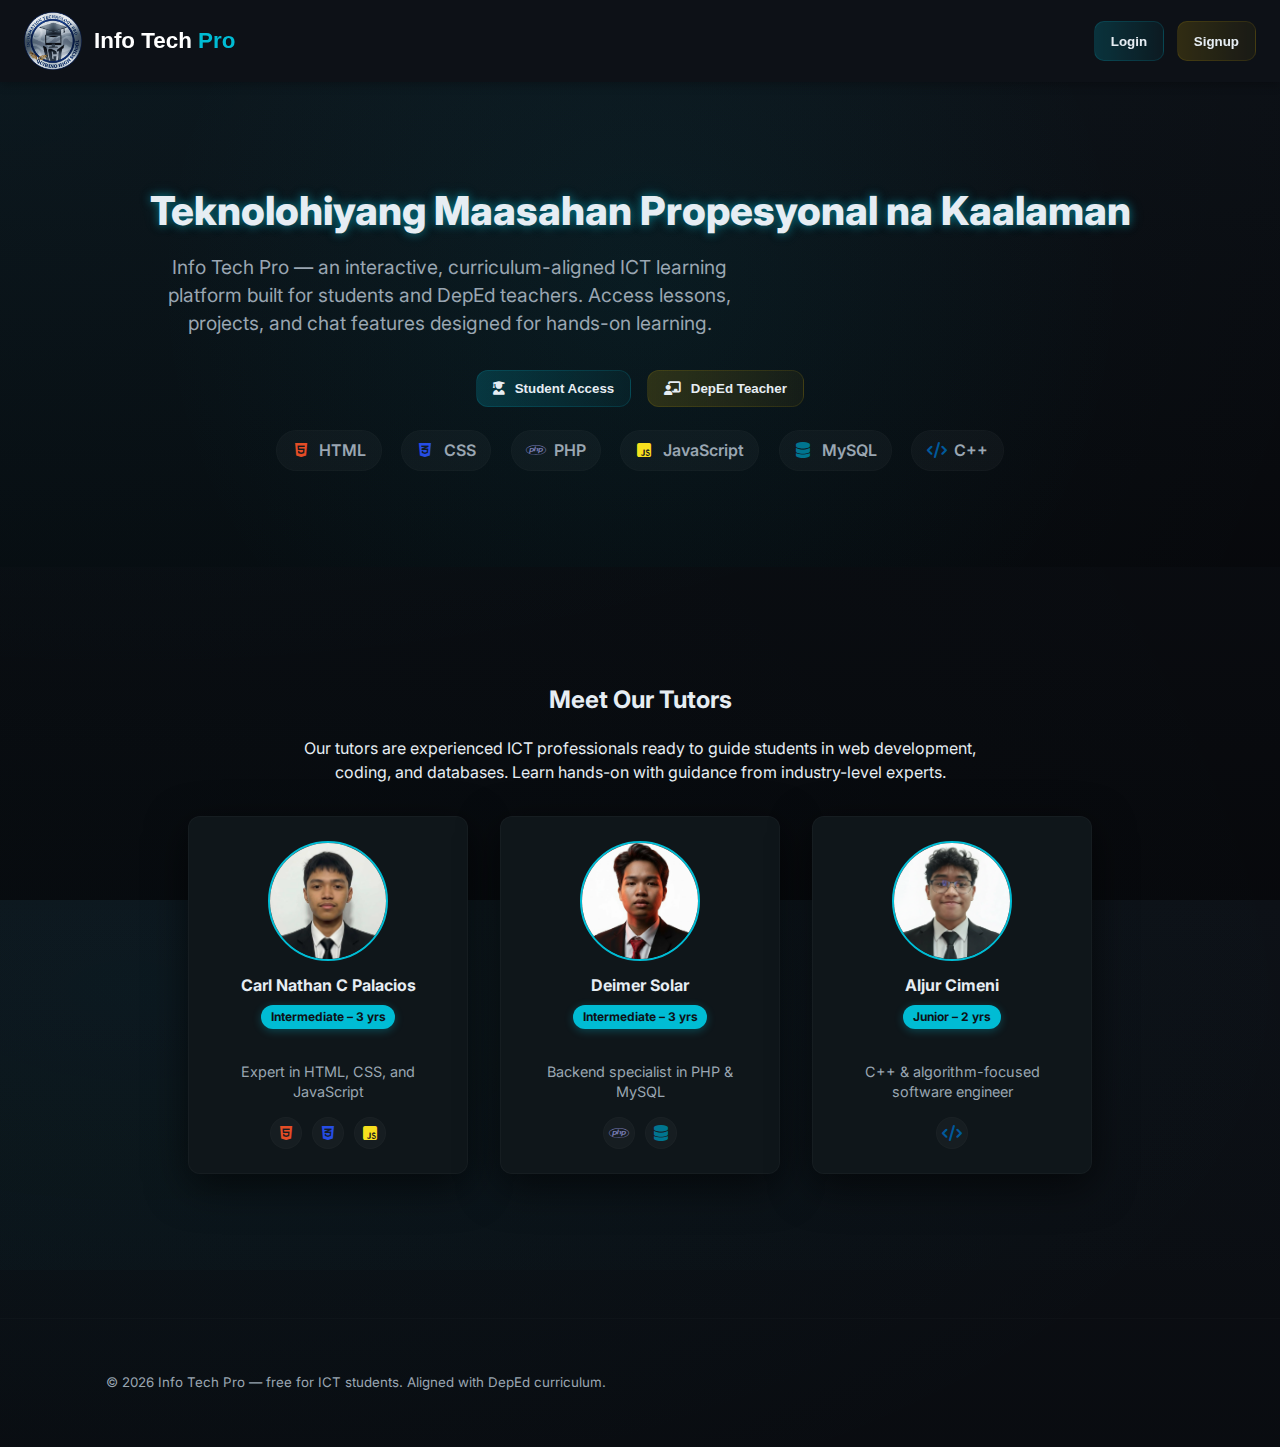
<file: index.html>
<!DOCTYPE html>
<html lang="en">
<head>
  <meta charset="utf-8" />
  <meta name="viewport" content="width=device-width,initial-scale=1" />
  <title>Info Tech Pro — ICT & IT Learning</title>

  <!-- Fonts & Icons -->
  <link href="https://fonts.googleapis.com/css2?family=Inter:wght@300;400;600;700;800&display=swap" rel="stylesheet">
  <link rel="stylesheet" href="https://cdnjs.cloudflare.com/ajax/libs/font-awesome/6.5.0/css/all.min.css" crossorigin="anonymous">

  <!-- Styles -->
  <link rel="stylesheet" href="style.css">

  <!-- Theme color -->
  <meta name="theme-color" content="#0d1117">
</head>
<body class="app">

  <!-- HEADER -->
  <nav class="nav-wrap">
    <div class="brand">
      <img class="school-logo" src="LOGO NO BG.png" alt="Logo">
      <a class="logo">Info Tech <span class="accent">Pro</span></a>
    </div>

    <div class="nav-buttons">
      <!-- Added onclick handlers for Login and Signup buttons -->
      <button class="btn primary" onclick="showLoginModal()">Login</button>
      <button class="btn secondary" onclick="showSignupModal()">Signup</button>
    </div>
  </nav>

  <!-- HERO -->
  <main>
    <section id="home" class="hero">
      <div class="hero-bg"></div>
      <div class="container hero-inner">
        <h1 class="title">Teknolohiyang Maasahan Propesyonal na Kaalaman</h1>
        <p class="subtitle">
          Info Tech Pro — an interactive, curriculum-aligned ICT learning platform built for students and DepEd teachers. Access lessons, projects, and chat features designed for hands-on learning.
        </p>

        <div class="hero-cta">
          <button class="btn primary" onclick="showLogin('student')">
            <i class="fa-solid fa-user-graduate"></i> Student Access
          </button>
          <button class="btn secondary" onclick="showLogin('teacher')">
            <i class="fa-solid fa-chalkboard-user"></i> DepEd Teacher
          </button>
        </div>

        <div class="hero-features">
          <div class="feat" title="HTML"><i class="fa-brands fa-html5"></i><span>HTML</span></div>
          <div class="feat" title="CSS"><i class="fa-brands fa-css3-alt"></i><span>CSS</span></div>
          <div class="feat" title="PHP"><i class="fa-brands fa-php"></i><span>PHP</span></div>
          <div class="feat" title="JavaScript"><i class="fa-brands fa-js-square"></i><span>JavaScript</span></div>
          <div class="feat" title="MySQL"><i class="fa-solid fa-database"></i><span>MySQL</span></div>
          <div class="feat" title="C++"><i class="fa-solid fa-code"></i><span>C++</span></div>
        </div>
      </div>
    </section>
  </main>

  <!-- LOGIN MODAL -->
  <div id="loginModal" class="modal" aria-hidden="true">
    <div class="modal-panel login-panel">
      <button class="modal-close" onclick="closeModal('loginModal')"><i class="fa-solid fa-xmark"></i></button>
      <div class="modal-head">
        <h3 id="loginTitle">Login</h3>
        <p class="muted">Use demo credentials for quick preview.</p>
      </div>
      <form id="loginForm" class="form" autocomplete="on" onsubmit="handleLogin(event)">
        <label for="email" class="muted">Email</label>
        <input id="email" type="email" name="email" placeholder="student@quirinohs.ph" required>

        <label for="password" class="muted">Password</label>
        <input id="password" type="password" name="password" placeholder="Password" required>

        <div class="form-row">
          <button type="submit" class="btn primary">
            <i class="fa-solid fa-right-to-bracket"></i> Login
          </button>
          <button type="button" class="btn ghost" onclick="fillDemo()">Use Demo</button>
        </div>

        <p id="loginError" class="error" aria-live="polite"></p>
      </form>

      <div class="modal-foot">
        <small class="muted">Student demo: <strong>student@quirinohs.ph</strong> / <strong>ICTPROG</strong></small><br>
        <small class="muted">Teacher demo: <strong>teacher@deped.gov.ph</strong> / <strong>AdministrationICT2025</strong></small>
      </div>
    </div>
  </div>

  <!-- Added Signup Modal -->
  <div id="signupModal" class="modal" aria-hidden="true">
    <div class="modal-panel login-panel">
      <button class="modal-close" onclick="closeModal('signupModal')"><i class="fa-solid fa-xmark"></i></button>
      <div class="modal-head">
        <h3>Create Account</h3>
        <p class="muted">Sign up to start your learning journey.</p>
      </div>
      <form id="signupForm" class="form" autocomplete="on" onsubmit="handleSignup(event)">
        <label for="signup-name" class="muted">Full Name</label>
        <input id="signup-name" type="text" name="name" placeholder="Juan Dela Cruz" required>

        <label for="signup-email" class="muted">Email</label>
        <input id="signup-email" type="email" name="email" placeholder="student@quirinohs.ph" required>

        <label for="signup-password" class="muted">Password</label>
        <input id="signup-password" type="password" name="password" placeholder="Create a password" required minlength="6">

        <label for="signup-confirm" class="muted">Confirm Password</label>
        <input id="signup-confirm" type="password" name="confirm" placeholder="Confirm password" required minlength="6">

        <label for="signup-role" class="muted">I am a</label>
        <select id="signup-role" name="role" required style="width: 100%; padding: 0.6rem 0.8rem; margin-top: 0.3rem; border-radius: var(--radius); border: 1px solid rgba(255,255,255,0.1); background: rgba(255,255,255,0.03); color: var(--text); font-size: 0.95rem;">
          <option value="student">Student</option>
          <option value="teacher">Teacher</option>
        </select>

        <div class="form-row">
          <button type="submit" class="btn primary">
            <i class="fa-solid fa-user-plus"></i> Sign Up
          </button>
        </div>

        <p id="signupError" class="error" aria-live="polite"></p>
      </form>

      <div class="modal-foot">
        <small class="muted">Already have an account? <a href="#" onclick="switchToLogin(event)" style="color: var(--cyan); text-decoration: underline;">Login here</a></small>
      </div>
    </div>
  </div>

  <!-- PROFESSIONAL TUTORS SECTION -->
  <section id="tutors" class="tutors">
    <div class="container" style="text-align:center;">
      <h2 class="title">Meet Our Tutors</h2>
      <p class="subtitle" style="max-width:700px; margin:0.5rem auto 2rem auto;">
        Our tutors are experienced ICT professionals ready to guide students in web development, coding, and databases. Learn hands-on with guidance from industry-level experts.
      </p>

      <div class="tutors-grid">
        <div class="tutor-card">
          <div class="tutor-img"><img src="1.jpg" alt="Carl Nathan C Palacios"></div>
          <h4>Carl Nathan C Palacios</h4>
          <span class="role-badge">Intermediate – 3 yrs</span>
          <p class="muted">Expert in HTML, CSS, and JavaScript</p>
          <div class="tutor-skills">
            <div class="skill" title="HTML"><i class="fa-brands fa-html5"></i></div>
            <div class="skill" title="CSS"><i class="fa-brands fa-css3-alt"></i></div>
            <div class="skill" title="JavaScript"><i class="fa-brands fa-js-square"></i></div>
          </div>
        </div>
        <div class="tutor-card">
          <div class="tutor-img"><img src="2.jpg" alt="Deimer Solar"></div>
          <h4>Deimer Solar</h4>
          <span class="role-badge">Intermediate – 3 yrs</span>
          <p class="muted">Backend specialist in PHP & MySQL</p>
          <div class="tutor-skills">
            <div class="skill" title="PHP"><i class="fa-brands fa-php"></i></div>
            <div class="skill" title="MySQL"><i class="fa-solid fa-database"></i></div>
          </div>
        </div>
        <div class="tutor-card">
          <div class="tutor-img"><img src="3.png" alt="Aljur Cimeni"></div>
          <h4>Aljur Cimeni</h4>
          <span class="role-badge">Junior – 2 yrs</span>
          <p class="muted">C++ & algorithm-focused software engineer</p>
          <div class="tutor-skills">
            <div class="skill" title="C++"><i class="fa-solid fa-code"></i></div>
          </div>
        </div>
      </div>
    </div>
  </section>

  <!-- FOOTER -->
  <footer class="site-footer">
    <div class="container footer-inner">
      <small>&copy; <span id="year"></span> Info Tech Pro — free for ICT students. Aligned with DepEd curriculum.</small>
    </div>
  </footer>

  <script src="script.js"></script>
</body>
</html>
</file>
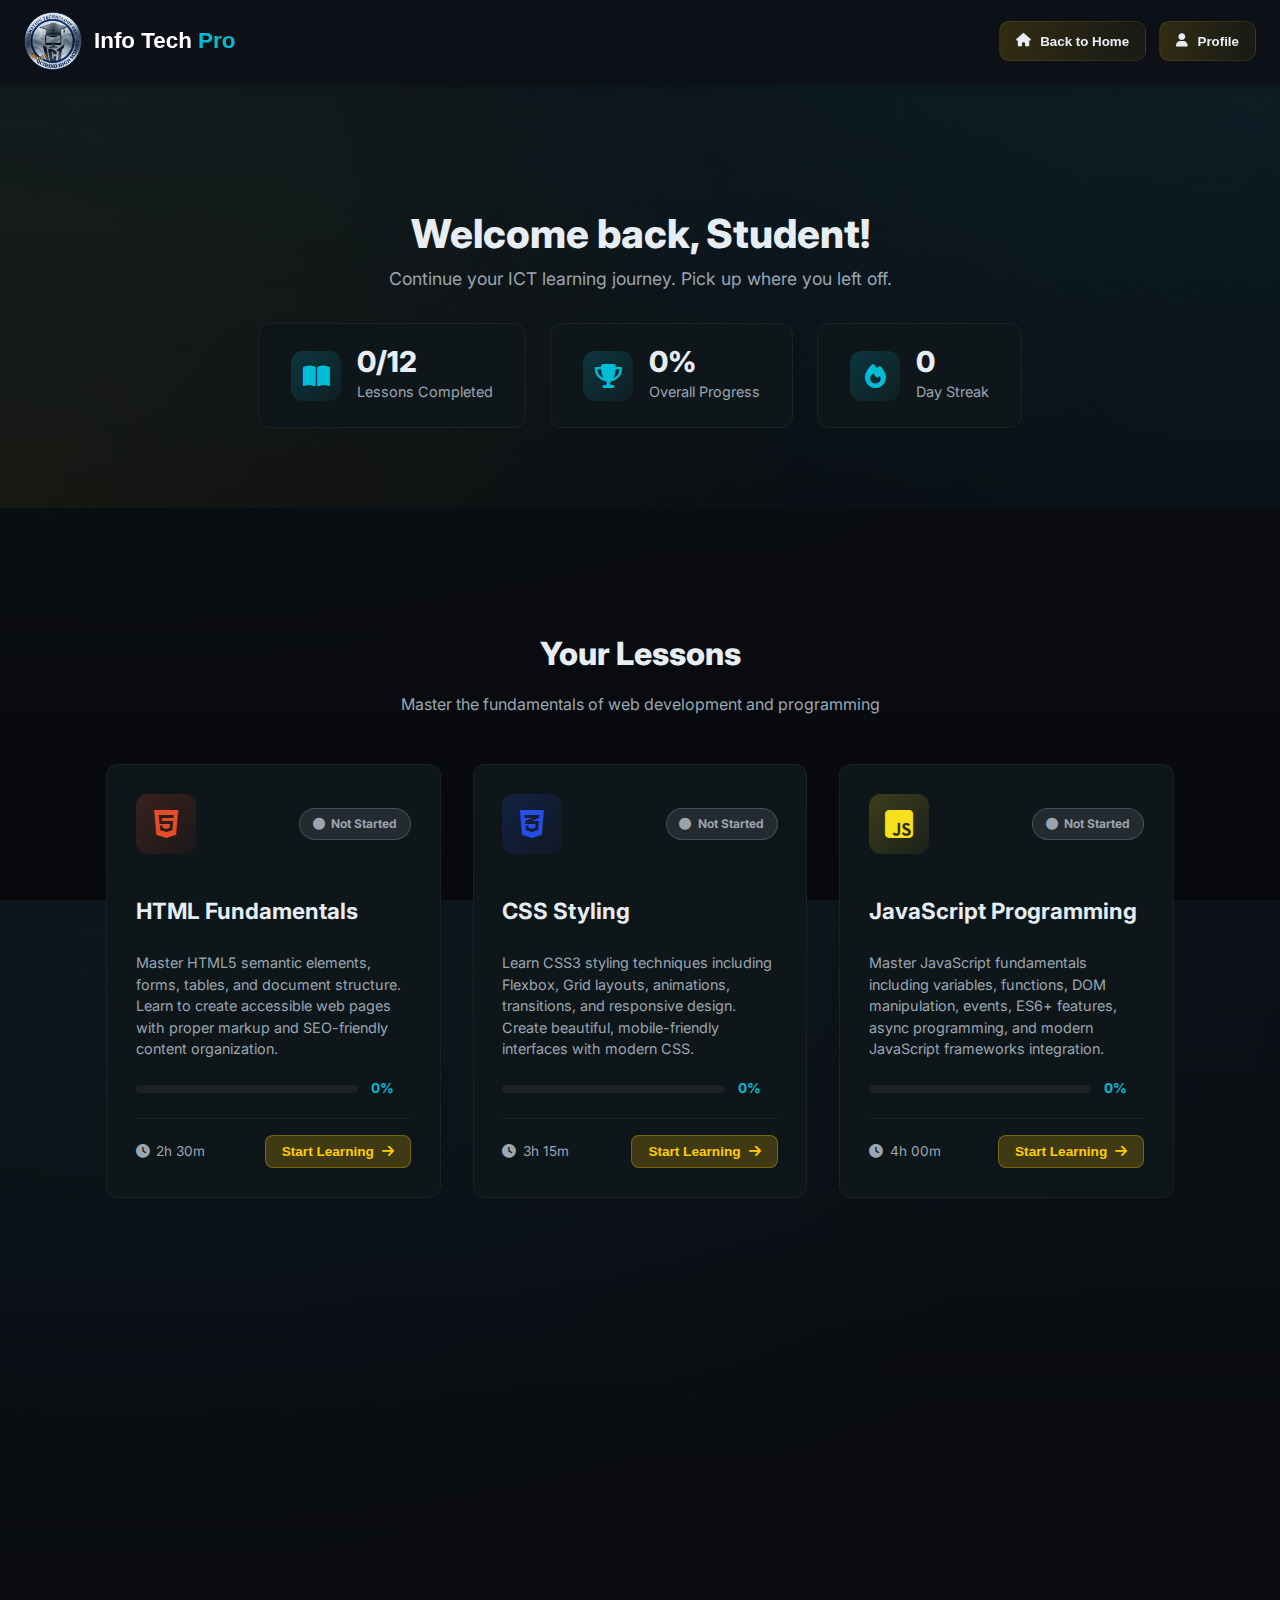
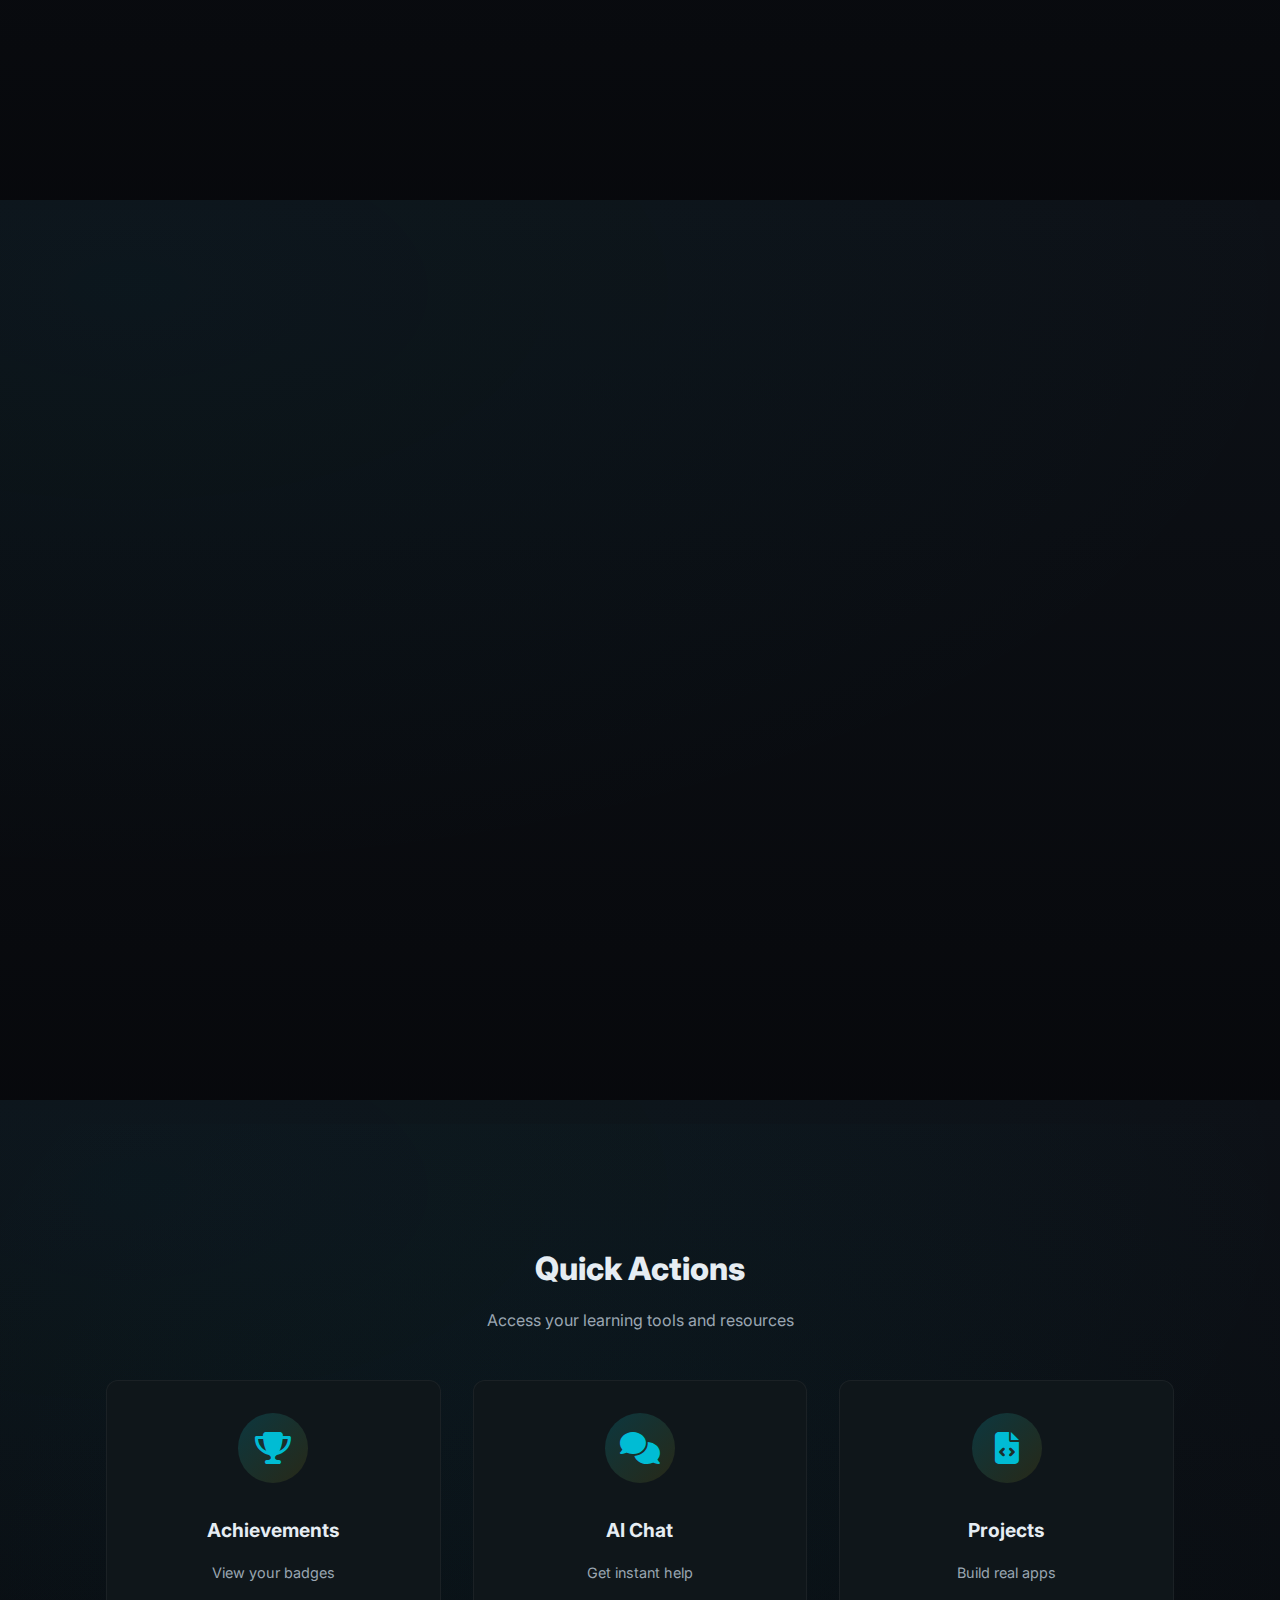
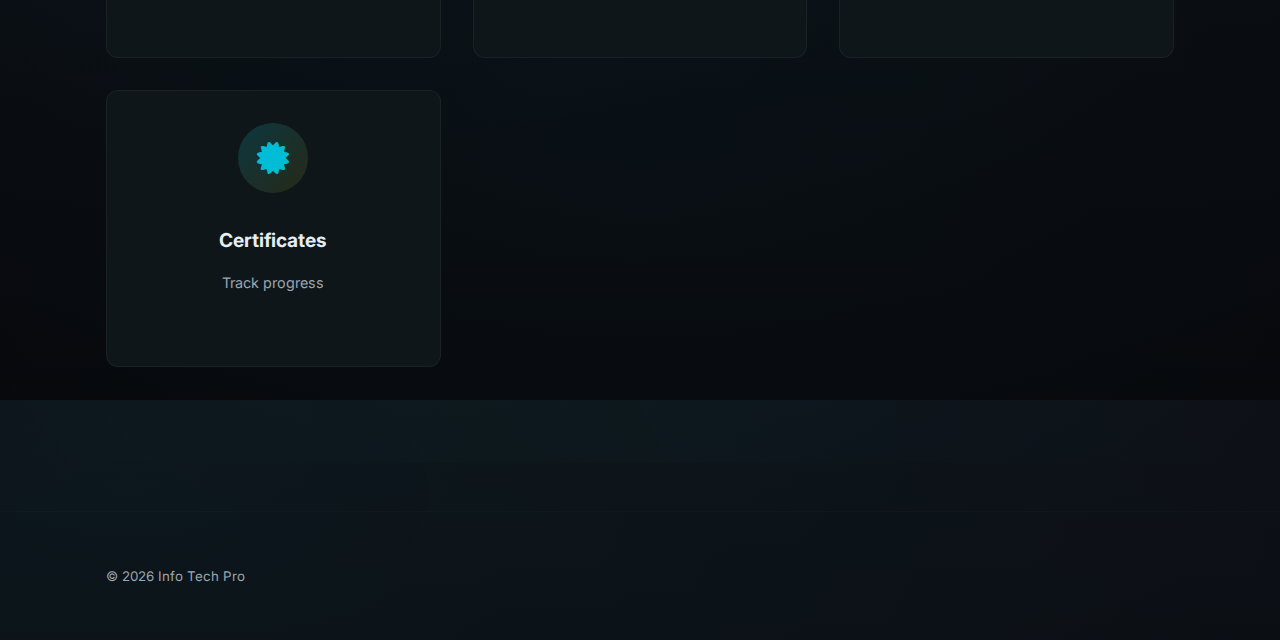
<file: student_index.html>
<!DOCTYPE html>
<html lang="en">
<head>
  <meta charset="utf-8" />
  <meta name="viewport" content="width=device-width,initial-scale=1" />
  <title>Student Dashboard — Info Tech Pro</title>

   Fonts & Icons 
  <link href="https://fonts.googleapis.com/css2?family=Inter:wght@300;400;600;700;800&display=swap" rel="stylesheet">
  <link rel="stylesheet" href="https://cdnjs.cloudflare.com/ajax/libs/font-awesome/6.5.0/css/all.min.css" crossorigin="anonymous">

   Styles 
  <link rel="stylesheet" href="style.css">
  <link rel="stylesheet" href="student-style.css">

   Theme color 
  <meta name="theme-color" content="#0d1117">
</head>
<body class="app">

   HEADER 
  <nav class="nav-wrap">
    <div class="brand">
      <img class="school-logo" src="LOGO NO BG.png" alt="Logo">
      <a class="logo">Info Tech <span class="accent">Pro</span></a>
    </div>

    <div class="nav-buttons">
      <button class="btn secondary" onclick="window.location.href='index.html'">
        <i class="fa-solid fa-home"></i> Back to Home
      </button>
      <button class="btn secondary" onclick="openProfile()">
        <i class="fa-solid fa-user"></i> Profile
      </button>
    </div>
  </nav>

 
  <main>
  
    <section class="welcome-section">
      <div class="container">
        <div class="welcome-content">
          <h1 class="welcome-title">Welcome back, <span class="accent">Student</span>!</h1>
          <p class="welcome-subtitle">Continue your ICT learning journey. Pick up where you left off.</p>
        </div>
        
      
        <div class="progress-overview">
          <div class="progress-card">
            <div class="progress-icon">
              <i class="fa-solid fa-book-open"></i>
            </div>
            <div class="progress-info">
              <h3>0/12</h3>
              <p>Lessons Completed</p>
            </div>
          </div>
          <div class="progress-card">
            <div class="progress-icon">
              <i class="fa-solid fa-trophy"></i>
            </div>
            <div class="progress-info">
              <h3>0%</h3>
              <p>Overall Progress</p>
            </div>
          </div>
          <div class="progress-card">
            <div class="progress-icon">
              <i class="fa-solid fa-fire"></i>
            </div>
            <div class="progress-info">
              <h3>0</h3>
              <p>Day Streak</p>
            </div>
          </div>
        </div>
      </div>
    </section>

   
    <section class="lessons-section">
      <div class="container">
        <h2 class="section-title">Your <span class="accent">Lessons</span></h2>
        <p class="section-subtitle">Master the fundamentals of web development and programming</p>

        <div class="lessons-grid">
           
          <div class="lesson-card" data-status="not-started">
            <div class="lesson-header">
              <div class="lesson-icon html-icon">
                <i class="fa-brands fa-html5"></i>
              </div>
              <span class="lesson-status not-started">
                <i class="fa-solid fa-circle"></i> Not Started
              </span>
            </div>
            <h3 class="lesson-title">HTML Fundamentals</h3>
            <p class="lesson-description">Master HTML5 semantic elements, forms, tables, and document structure. Learn to create accessible web pages with proper markup and SEO-friendly content organization.</p>
            <div class="lesson-progress">
              <div class="progress-bar">
                <div class="progress-fill" style="width: 0%"></div>
              </div>
              <span class="progress-text">0%</span>
            </div>
            <div class="lesson-footer">
              <span class="lesson-duration">
                <i class="fa-solid fa-clock"></i> 2h 30m
              </span>
              <button class="btn-lesson secondary" onclick="openLesson('html')">
                Start Learning <i class="fa-solid fa-arrow-right"></i>
              </button>
            </div>
          </div>

         
          <div class="lesson-card" data-status="not-started">
            <div class="lesson-header">
              <div class="lesson-icon css-icon">
                <i class="fa-brands fa-css3-alt"></i>
              </div>
              <span class="lesson-status not-started">
                <i class="fa-solid fa-circle"></i> Not Started
              </span>
            </div>
            <h3 class="lesson-title">CSS Styling</h3>
            <p class="lesson-description">Learn CSS3 styling techniques including Flexbox, Grid layouts, animations, transitions, and responsive design. Create beautiful, mobile-friendly interfaces with modern CSS.</p>
            <div class="lesson-progress">
              <div class="progress-bar">
                <div class="progress-fill" style="width: 0%"></div>
              </div>
              <span class="progress-text">0%</span>
            </div>
            <div class="lesson-footer">
              <span class="lesson-duration">
                <i class="fa-solid fa-clock"></i> 3h 15m
              </span>
              <button class="btn-lesson secondary" onclick="openLesson('css')">
                Start Learning <i class="fa-solid fa-arrow-right"></i>
              </button>
            </div>
          </div>

          <div class="lesson-card" data-status="not-started">
            <div class="lesson-header">
              <div class="lesson-icon js-icon">
                <i class="fa-brands fa-js-square"></i>
              </div>
              <span class="lesson-status not-started">
                <i class="fa-solid fa-circle"></i> Not Started
              </span>
            </div>
            <h3 class="lesson-title">JavaScript Programming</h3>
            <p class="lesson-description">Master JavaScript fundamentals including variables, functions, DOM manipulation, events, ES6+ features, async programming, and modern JavaScript frameworks integration.</p>
            <div class="lesson-progress">
              <div class="progress-bar">
                <div class="progress-fill" style="width: 0%"></div>
              </div>
              <span class="progress-text">0%</span>
            </div>
            <div class="lesson-footer">
              <span class="lesson-duration">
                <i class="fa-solid fa-clock"></i> 4h 00m
              </span>
              <button class="btn-lesson secondary" onclick="openLesson('javascript')">
                Start Learning <i class="fa-solid fa-arrow-right"></i>
              </button>
            </div>
          </div>

         
          <div class="lesson-card" data-status="not-started">
            <div class="lesson-header">
              <div class="lesson-icon php-icon">
                <i class="fa-brands fa-php"></i>
              </div>
              <span class="lesson-status not-started">
                <i class="fa-solid fa-circle"></i> Not Started
              </span>
            </div>
            <h3 class="lesson-title">PHP Backend Development</h3>
            <p class="lesson-description">Build dynamic server-side applications with PHP. Learn variables, functions, forms handling, sessions, cookies, file operations, and database connectivity with MySQL.</p>
            <div class="lesson-progress">
              <div class="progress-bar">
                <div class="progress-fill" style="width: 0%"></div>
              </div>
              <span class="progress-text">0%</span>
            </div>
            <div class="lesson-footer">
              <span class="lesson-duration">
                <i class="fa-solid fa-clock"></i> 3h 45m
              </span>
              <button class="btn-lesson secondary" onclick="openLesson('php')">
                Start Learning <i class="fa-solid fa-arrow-right"></i>
              </button>
            </div>
          </div>

          
          <div class="lesson-card" data-status="not-started">
            <div class="lesson-header">
              <div class="lesson-icon mysql-icon">
                <i class="fa-solid fa-database"></i>
              </div>
              <span class="lesson-status not-started">
                <i class="fa-solid fa-circle"></i> Not Started
              </span>
            </div>
            <h3 class="lesson-title">MySQL Database</h3>
            <p class="lesson-description">Master database management with MySQL. Learn SQL queries, table design, relationships, joins, indexes, data manipulation, and database optimization techniques.</p>
            <div class="lesson-progress">
              <div class="progress-bar">
                <div class="progress-fill" style="width: 0%"></div>
              </div>
              <span class="progress-text">0%</span>
            </div>
            <div class="lesson-footer">
              <span class="lesson-duration">
                <i class="fa-solid fa-clock"></i> 3h 30m
              </span>
              <button class="btn-lesson secondary" onclick="openLesson('mysql')">
                Start Learning <i class="fa-solid fa-arrow-right"></i>
              </button>
            </div>
          </div>

         
          <div class="lesson-card" data-status="not-started">
            <div class="lesson-header">
              <div class="lesson-icon security-icon">
                <i class="fa-solid fa-shield-halved"></i>
              </div>
              <span class="lesson-status not-started">
                <i class="fa-solid fa-circle"></i> Not Started
              </span>
            </div>
            <h3 class="lesson-title">Cyber Security</h3>
            <p class="lesson-description">Learn essential cybersecurity concepts including encryption, authentication, secure coding practices, common vulnerabilities, threat prevention, and data protection strategies.</p>
            <div class="lesson-progress">
              <div class="progress-bar">
                <div class="progress-fill" style="width: 0%"></div>
              </div>
              <span class="progress-text">0%</span>
            </div>
            <div class="lesson-footer">
              <span class="lesson-duration">
                <i class="fa-solid fa-clock"></i> 4h 15m
              </span>
              <button class="btn-lesson secondary" onclick="openLesson('security')">
                Start Learning <i class="fa-solid fa-arrow-right"></i>
              </button>
            </div>
          </div>

        
          <div class="lesson-card" data-status="not-started">
            <div class="lesson-header">
              <div class="lesson-icon cpp-icon">
                <i class="fa-solid fa-code"></i>
              </div>
              <span class="lesson-status not-started">
                <i class="fa-solid fa-circle"></i> Not Started
              </span>
            </div>
            <h3 class="lesson-title">C++ Programming</h3>
            <p class="lesson-description">Master C++ fundamentals including variables, data types, control structures, functions, OOP concepts, pointers, memory management, and STL for efficient programming.</p>
            <div class="lesson-progress">
              <div class="progress-bar">
                <div class="progress-fill" style="width: 0%"></div>
              </div>
              <span class="progress-text">0%</span>
            </div>
            <div class="lesson-footer">
              <span class="lesson-duration">
                <i class="fa-solid fa-clock"></i> 5h 00m
              </span>
              <button class="btn-lesson secondary" onclick="openLesson('cpp')">
                Start Learning <i class="fa-solid fa-arrow-right"></i>
              </button>
            </div>
          </div>

          <div class="lesson-card" data-status="not-started">
            <div class="lesson-header">
              <div class="lesson-icon python-icon">
                <i class="fa-brands fa-python"></i>
              </div>
              <span class="lesson-status not-started">
                <i class="fa-solid fa-circle"></i> Not Started
              </span>
            </div>
            <h3 class="lesson-title">Python Programming</h3>
            <p class="lesson-description">Learn Python from basics to advanced topics including data structures, functions, OOP, file handling, libraries like NumPy and Pandas, and web development with Django/Flask.</p>
            <div class="lesson-progress">
              <div class="progress-bar">
                <div class="progress-fill" style="width: 0%"></div>
              </div>
              <span class="progress-text">0%</span>
            </div>
            <div class="lesson-footer">
              <span class="lesson-duration">
                <i class="fa-solid fa-clock"></i> 4h 30m
              </span>
              <button class="btn-lesson secondary" onclick="openLesson('python')">
                Start Learning <i class="fa-solid fa-arrow-right"></i>
              </button>
            </div>
          </div>

         
          <div class="lesson-card" data-status="not-started">
            <div class="lesson-header">
              <div class="lesson-icon frontend-icon">
                <i class="fa-solid fa-laptop-code"></i>
              </div>
              <span class="lesson-status not-started">
                <i class="fa-solid fa-circle"></i> Not Started
              </span>
            </div>
            <h3 class="lesson-title">Frontend Development</h3>
            <p class="lesson-description">Master modern frontend development with React, Vue, responsive design, state management, API integration, performance optimization, and building interactive user interfaces.</p>
            <div class="lesson-progress">
              <div class="progress-bar">
                <div class="progress-fill" style="width: 0%"></div>
              </div>
              <span class="progress-text">0%</span>
            </div>
            <div class="lesson-footer">
              <span class="lesson-duration">
                <i class="fa-solid fa-clock"></i> 5h 30m
              </span>
              <button class="btn-lesson secondary" onclick="openLesson('frontend')">
                Start Learning <i class="fa-solid fa-arrow-right"></i>
              </button>
            </div>
          </div>

     
          <div class="lesson-card" data-status="not-started">
            <div class="lesson-header">
              <div class="lesson-icon backend-icon">
                <i class="fa-solid fa-server"></i>
              </div>
              <span class="lesson-status not-started">
                <i class="fa-solid fa-circle"></i> Not Started
              </span>
            </div>
            <h3 class="lesson-title">Backend Development</h3>
            <p class="lesson-description">Build robust server-side applications with Node.js, Express, RESTful APIs, authentication, database integration, security best practices, and deployment strategies.</p>
            <div class="lesson-progress">
              <div class="progress-bar">
                <div class="progress-fill" style="width: 0%"></div>
              </div>
              <span class="progress-text">0%</span>
            </div>
            <div class="lesson-footer">
              <span class="lesson-duration">
                <i class="fa-solid fa-clock"></i> 5h 45m
              </span>
              <button class="btn-lesson secondary" onclick="openLesson('backend')">
                Start Learning <i class="fa-solid fa-arrow-right"></i>
              </button>
            </div>
          </div>

          <div class="lesson-card" data-status="not-started">
            <div class="lesson-header">
              <div class="lesson-icon canva-icon">
                <i class="fa-solid fa-palette"></i>
              </div>
              <span class="lesson-status not-started">
                <i class="fa-solid fa-circle"></i> Not Started
              </span>
            </div>
            <h3 class="lesson-title">Canva Design</h3>
            <p class="lesson-description">Create stunning graphics with Canva. Learn design principles, templates, branding, social media graphics, presentations, posters, and professional visual content creation.</p>
            <div class="lesson-progress">
              <div class="progress-bar">
                <div class="progress-fill" style="width: 0%"></div>
              </div>
              <span class="progress-text">0%</span>
            </div>
            <div class="lesson-footer">
              <span class="lesson-duration">
                <i class="fa-solid fa-clock"></i> 3h 00m
              </span>
              <button class="btn-lesson secondary" onclick="openLesson('canva')">
                Start Learning <i class="fa-solid fa-arrow-right"></i>
              </button>
            </div>
          </div>

        
          <div class="lesson-card" data-status="not-started">
            <div class="lesson-header">
              <div class="lesson-icon photoshop-icon">
                <i class="fa-solid fa-image"></i>
              </div>
              <span class="lesson-status not-started">
                <i class="fa-solid fa-circle"></i> Not Started
              </span>
            </div>
            <h3 class="lesson-title">Adobe Photoshop</h3>
            <p class="lesson-description">Master photo editing and digital art with Photoshop. Learn layers, masks, filters, retouching, compositing, color correction, and professional image manipulation techniques.</p>
            <div class="lesson-progress">
              <div class="progress-bar">
                <div class="progress-fill" style="width: 0%"></div>
              </div>
              <span class="progress-text">0%</span>
            </div>
            <div class="lesson-footer">
              <span class="lesson-duration">
                <i class="fa-solid fa-clock"></i> 4h 45m
              </span>
              <button class="btn-lesson secondary" onclick="openLesson('photoshop')">
                Start Learning <i class="fa-solid fa-arrow-right"></i>
              </button>
            </div>
          </div>
        </div>
      </div>
    </section>

   
    <section class="quick-actions-section">
      <div class="container">
        <h2 class="section-title">Quick <span class="accent">Actions</span></h2>
        <p class="section-subtitle">Access your learning tools and resources</p>
        <div class="quick-actions-grid">
          <button class="action-card-btn" id="achievementsBtn" onclick="openAchievements()">
            <div class="action-icon">
              <i class="fa-solid fa-trophy"></i>
            </div>
            <h3>Achievements</h3>
            <p>View your badges</p>
            <span class="action-arrow"><i class="fa-solid fa-arrow-right"></i></span>
          </button>
          
          <button class="action-card-btn" id="chatBtn" onclick="openAIChat()">
            <div class="action-icon">
              <i class="fa-solid fa-comments"></i>
            </div>
            <h3>AI Chat</h3>
            <p>Get instant help</p>
            <span class="action-arrow"><i class="fa-solid fa-arrow-right"></i></span>
          </button>
          
          <button class="action-card-btn" id="projectsBtn" onclick="openProjects()">
            <div class="action-icon">
              <i class="fa-solid fa-file-code"></i>
            </div>
            <h3>Projects</h3>
            <p>Build real apps</p>
            <span class="action-arrow"><i class="fa-solid fa-arrow-right"></i></span>
          </button>
          
          <button class="action-card-btn" id="certificatesBtn" onclick="openCertificates()">
            <div class="action-icon">
              <i class="fa-solid fa-certificate"></i>
            </div>
            <h3>Certificates</h3>
            <p>Track progress</p>
            <span class="action-arrow"><i class="fa-solid fa-arrow-right"></i></span>
          </button>
        </div>
      </div>
    </section>
  </main>


  <footer class="site-footer">
    <div class="container footer-inner">
      <small>&copy; <span id="year"></span> Info Tech Pro</small>
    </div>
  </footer>

  <script src="student-script.js"></script>
  <script>
    document.getElementById('year').textContent = new Date().getFullYear();
  </script>
</body>
</html>
</file>
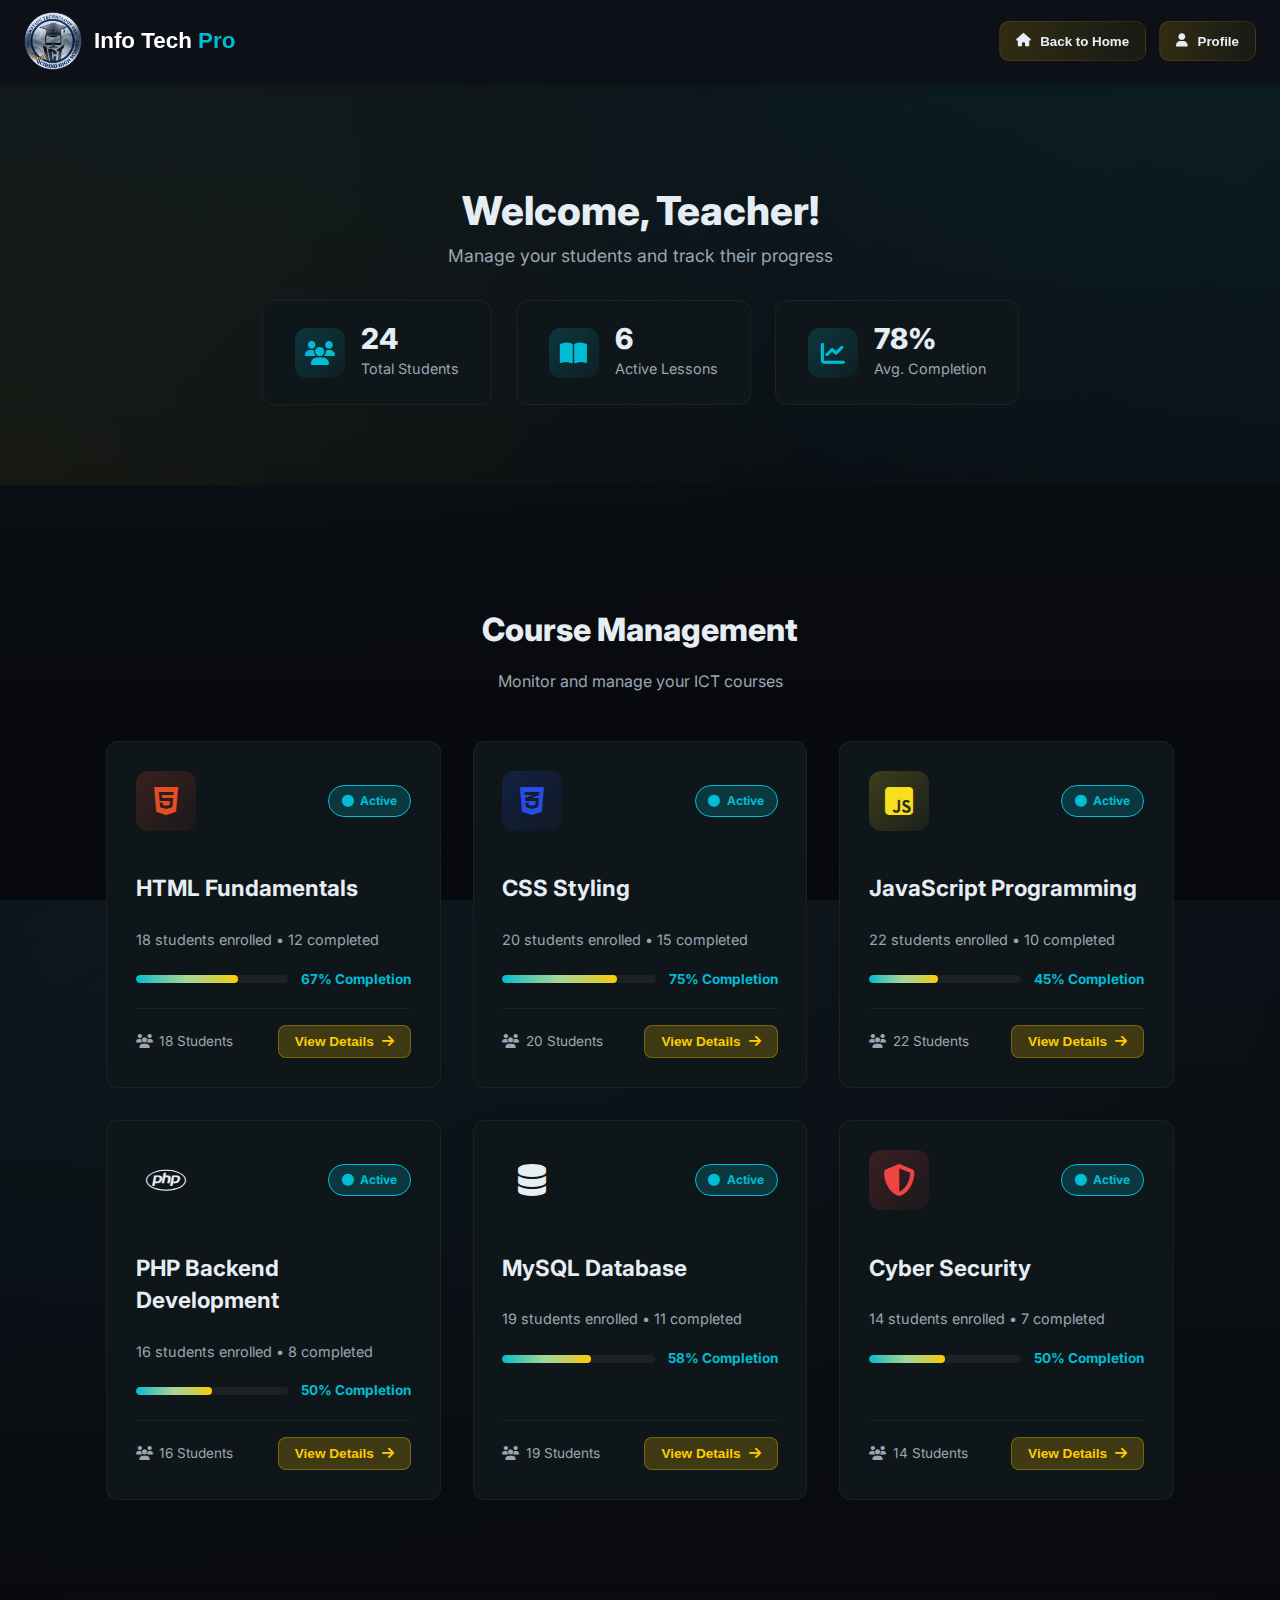
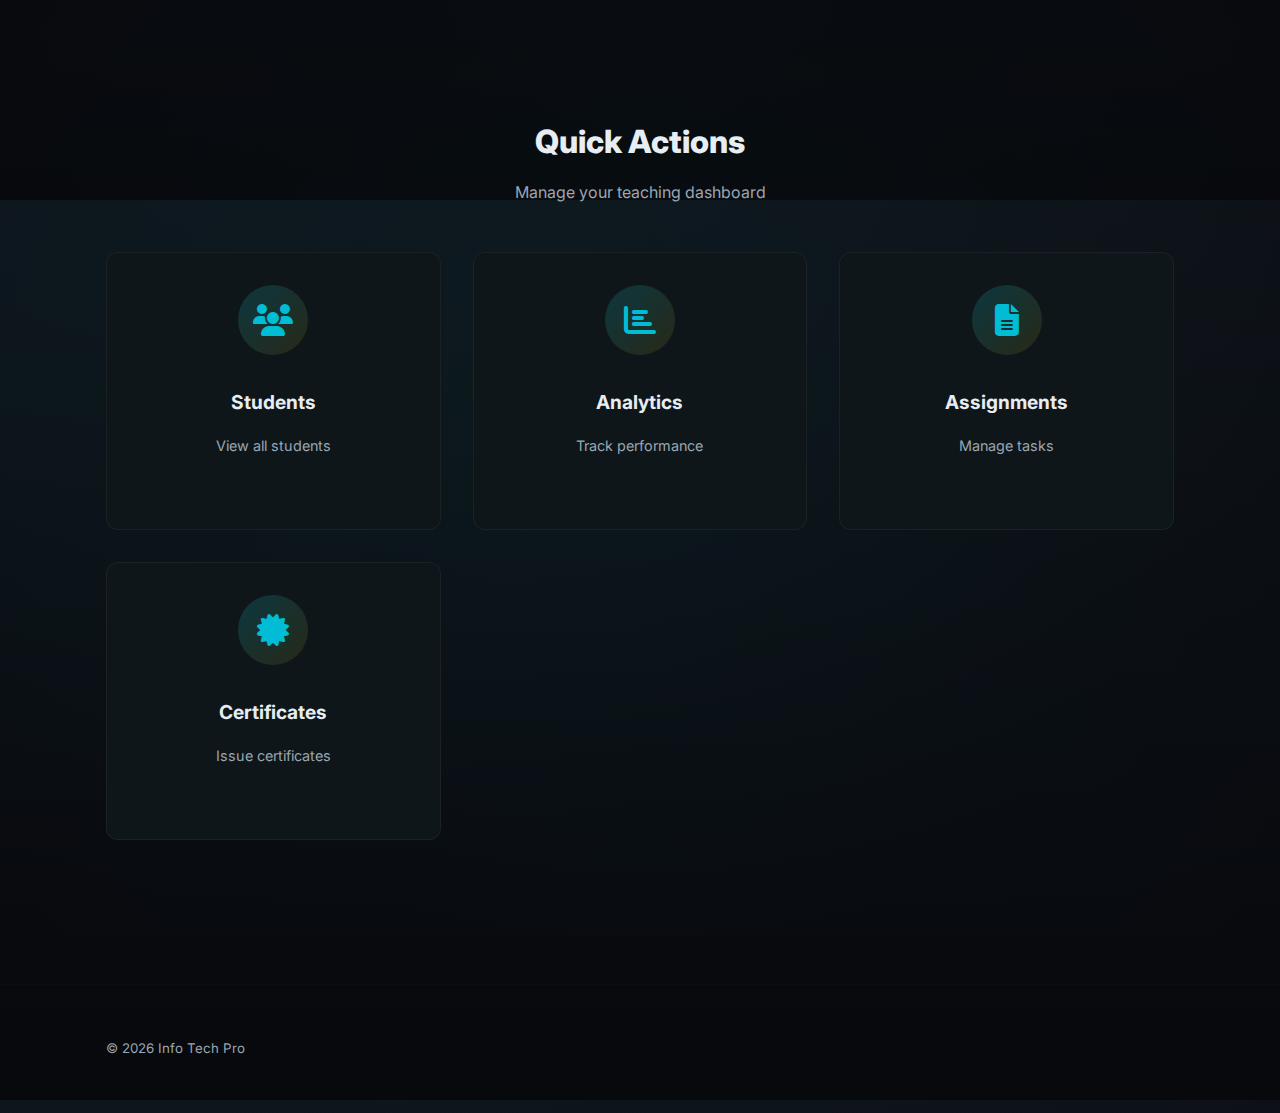
<file: teacher_index.html>
<!DOCTYPE html>
<html lang="en">
<head>
  <meta charset="utf-8" />
  <meta name="viewport" content="width=device-width,initial-scale=1" />
  <title>Teacher Dashboard — Info Tech Pro</title>

   
  <link href="https://fonts.googleapis.com/css2?family=Inter:wght@300;400;600;700;800&display=swap" rel="stylesheet">
  <link rel="stylesheet" href="https://cdnjs.cloudflare.com/ajax/libs/font-awesome/6.5.0/css/all.min.css" crossorigin="anonymous">

   
  <link rel="stylesheet" href="style.css">
  <link rel="stylesheet" href="teacher-styles.css">

  
  <meta name="theme-color" content="#0d1117">
</head>
<body class="app">

 
  <nav class="nav-wrap">
    <div class="brand">
      <img class="school-logo" src="LOGO NO BG.png" alt="Logo">
      <a class="logo">Info Tech <span class="accent">Pro</span></a>
    </div>

    <div class="nav-buttons">
      <button class="btn secondary" onclick="window.location.href='index.html'">
        <i class="fa-solid fa-home"></i> Back to Home
      </button>
      <button class="btn secondary" onclick="openTeacherProfile()">
        <i class="fa-solid fa-user"></i> Profile
      </button>
    </div>
  </nav>

  <main>
    
    <section class="welcome-section">
      <div class="container">
        <div class="welcome-content">
          <h1 class="welcome-title">Welcome, <span class="accent">Teacher</span>!</h1>
          <p class="welcome-subtitle">Manage your students and track their progress</p>
        </div>
       
        <div class="progress-overview">
          <div class="progress-card">
            <div class="progress-icon">
              <i class="fa-solid fa-users"></i>
            </div>
            <div class="progress-info">
              <h3>24</h3>
              <p>Total Students</p>
            </div>
          </div>
          <div class="progress-card">
            <div class="progress-icon">
              <i class="fa-solid fa-book-open"></i>
            </div>
            <div class="progress-info">
              <h3>6</h3>
              <p>Active Lessons</p>
            </div>
          </div>
          <div class="progress-card">
            <div class="progress-icon">
              <i class="fa-solid fa-chart-line"></i>
            </div>
            <div class="progress-info">
              <h3>78%</h3>
              <p>Avg. Completion</p>
            </div>
          </div>
        </div>
      </div>
    </section>

    <section class="lessons-section">
      <div class="container">
        <h2 class="section-title">Course <span class="accent">Management</span></h2>
        <p class="section-subtitle">Monitor and manage your ICT courses</p>

        <div class="lessons-grid"> 
          <div class="lesson-card" data-status="active">
            <div class="lesson-header">
              <div class="lesson-icon html-icon">
                <i class="fa-brands fa-html5"></i>
              </div>
              <span class="lesson-status active">
                <i class="fa-solid fa-circle"></i> Active
              </span>
            </div>
            <h3 class="lesson-title">HTML Fundamentals</h3>
            <p class="lesson-description">18 students enrolled • 12 completed</p>
            <div class="lesson-progress">
              <div class="progress-bar">
                <div class="progress-fill" style="width: 67%"></div>
              </div>
              <span class="progress-text">67% Completion</span>
            </div>
            <div class="lesson-footer">
              <span class="lesson-duration">
                <i class="fa-solid fa-users"></i> 18 Students
              </span>
              <button class="btn-lesson secondary" onclick="viewCourseDetails('html')">
                View Details <i class="fa-solid fa-arrow-right"></i>
              </button>
            </div>
          </div>


          <div class="lesson-card" data-status="active">
            <div class="lesson-header">
              <div class="lesson-icon css-icon">
                <i class="fa-brands fa-css3-alt"></i>
              </div>
              <span class="lesson-status active">
                <i class="fa-solid fa-circle"></i> Active
              </span>
            </div>
            <h3 class="lesson-title">CSS Styling</h3>
            <p class="lesson-description">20 students enrolled • 15 completed</p>
            <div class="lesson-progress">
              <div class="progress-bar">
                <div class="progress-fill" style="width: 75%"></div>
              </div>
              <span class="progress-text">75% Completion</span>
            </div>
            <div class="lesson-footer">
              <span class="lesson-duration">
                <i class="fa-solid fa-users"></i> 20 Students
              </span>
              <button class="btn-lesson secondary" onclick="viewCourseDetails('css')">
                View Details <i class="fa-solid fa-arrow-right"></i>
              </button>
            </div>
          </div>
 
          <div class="lesson-card" data-status="active">
            <div class="lesson-header">
              <div class="lesson-icon js-icon">
                <i class="fa-brands fa-js-square"></i>
              </div>
              <span class="lesson-status active">
                <i class="fa-solid fa-circle"></i> Active
              </span>
            </div>
            <h3 class="lesson-title">JavaScript Programming</h3>
            <p class="lesson-description">22 students enrolled • 10 completed</p>
            <div class="lesson-progress">
              <div class="progress-bar">
                <div class="progress-fill" style="width: 45%"></div>
              </div>
              <span class="progress-text">45% Completion</span>
            </div>
            <div class="lesson-footer">
              <span class="lesson-duration">
                <i class="fa-solid fa-users"></i> 22 Students
              </span>
              <button class="btn-lesson secondary" onclick="viewCourseDetails('javascript')">
                View Details <i class="fa-solid fa-arrow-right"></i>
              </button>
            </div>
          </div>

      
          <div class="lesson-card" data-status="active">
            <div class="lesson-header">
              <div class="lesson-icon php-icon">
                <i class="fa-brands fa-php"></i>
              </div>
              <span class="lesson-status active">
                <i class="fa-solid fa-circle"></i> Active
              </span>
            </div>
            <h3 class="lesson-title">PHP Backend Development</h3>
            <p class="lesson-description">16 students enrolled • 8 completed</p>
            <div class="lesson-progress">
              <div class="progress-bar">
                <div class="progress-fill" style="width: 50%"></div>
              </div>
              <span class="progress-text">50% Completion</span>
            </div>
            <div class="lesson-footer">
              <span class="lesson-duration">
                <i class="fa-solid fa-users"></i> 16 Students
              </span>
              <button class="btn-lesson secondary" onclick="viewCourseDetails('php')">
                View Details <i class="fa-solid fa-arrow-right"></i>
              </button>
            </div>
          </div>

    
          <div class="lesson-card" data-status="active">
            <div class="lesson-header">
              <div class="lesson-icon mysql-icon">
                <i class="fa-solid fa-database"></i>
              </div>
              <span class="lesson-status active">
                <i class="fa-solid fa-circle"></i> Active
              </span>
            </div>
            <h3 class="lesson-title">MySQL Database</h3>
            <p class="lesson-description">19 students enrolled • 11 completed</p>
            <div class="lesson-progress">
              <div class="progress-bar">
                <div class="progress-fill" style="width: 58%"></div>
              </div>
              <span class="progress-text">58% Completion</span>
            </div>
            <div class="lesson-footer">
              <span class="lesson-duration">
                <i class="fa-solid fa-users"></i> 19 Students
              </span>
              <button class="btn-lesson secondary" onclick="viewCourseDetails('mysql')">
                View Details <i class="fa-solid fa-arrow-right"></i>
              </button>
            </div>
          </div>

          <div class="lesson-card" data-status="active">
            <div class="lesson-header">
              <div class="lesson-icon security-icon">
                <i class="fa-solid fa-shield-halved"></i>
              </div>
              <span class="lesson-status active">
                <i class="fa-solid fa-circle"></i> Active
              </span>
            </div>
            <h3 class="lesson-title">Cyber Security</h3>
            <p class="lesson-description">14 students enrolled • 7 completed</p>
            <div class="lesson-progress">
              <div class="progress-bar">
                <div class="progress-fill" style="width: 50%"></div>
              </div>
              <span class="progress-text">50% Completion</span>
            </div>
            <div class="lesson-footer">
              <span class="lesson-duration">
                <i class="fa-solid fa-users"></i> 14 Students
              </span>
              <button class="btn-lesson secondary" onclick="viewCourseDetails('security')">
                View Details <i class="fa-solid fa-arrow-right"></i>
              </button>
            </div>
          </div>
        </div>
      </div>
    </section>

   
    <section class="quick-actions-section">
      <div class="container">
        <h2 class="section-title">Quick <span class="accent">Actions</span></h2>
        <p class="section-subtitle">Manage your teaching dashboard</p>
        <div class="quick-actions-grid">
          <button class="action-card-btn" id="studentsBtn">
            <div class="action-icon">
              <i class="fa-solid fa-users"></i>
            </div>
            <h3>Students</h3>
            <p>View all students</p>
            <span class="action-arrow"><i class="fa-solid fa-arrow-right"></i></span>
          </button>
          
          <button class="action-card-btn" id="analyticsBtn">
            <div class="action-icon">
              <i class="fa-solid fa-chart-bar"></i>
            </div>
            <h3>Analytics</h3>
            <p>Track performance</p>
            <span class="action-arrow"><i class="fa-solid fa-arrow-right"></i></span>
          </button>
          
          <button class="action-card-btn" id="assignmentsBtn">
            <div class="action-icon">
              <i class="fa-solid fa-file-alt"></i>
            </div>
            <h3>Assignments</h3>
            <p>Manage tasks</p>
            <span class="action-arrow"><i class="fa-solid fa-arrow-right"></i></span>
          </button>
          
          <button class="action-card-btn" id="teacherCertificatesBtn">
            <div class="action-icon">
              <i class="fa-solid fa-certificate"></i>
            </div>
            <h3>Certificates</h3>
            <p>Issue certificates</p>
            <span class="action-arrow"><i class="fa-solid fa-arrow-right"></i></span>
          </button>
        </div>
      </div>
    </section>
  </main>


  <footer class="site-footer">
    <div class="container footer-inner">
      <small>&copy; <span id="year"></span> Info Tech Pro</small>
    </div>
  </footer>

  <script src="teacher-script.js"></script>
  <script>
    document.getElementById('year').textContent = new Date().getFullYear();
    document.getElementById('studentsBtn').onclick = viewStudents;
    document.getElementById('analyticsBtn').onclick = viewAnalytics;
    document.getElementById('assignmentsBtn').onclick = viewAssignments;
    document.getElementById('teacherCertificatesBtn').onclick = viewCertificates;
  </script>
</body>
</html>
</file>
<file: style.css>
/* =====================================================
   Info Tech Pro — Black Tech Theme (Refined)
   Palette:
     Dark: #0d1117
     Surface: #16181b
     Text: #e6edf3
     Cyan: #00bcd4
     Gold: #ffcc00
   ===================================================== */

/* ===================== Base ===================== */
:root {
  --bg: #0d1117;
  --surface: #0f161a;
  --panel: #11151a;
  --muted: #9aa6b2;
  --text: #e6edf3;
  --cyan: #00bcd4;
  --gold: #ffcc00;
  --glass: rgba(255, 255, 255, 0.03);
  --radius: 12px;
  --container: 1100px;
  --ease: cubic-bezier(0.16, 0.84, 0.44, 1);
}

* {
  box-sizing: border-box;
}

html,
body {
  height: 100%;
  margin: 0;
}

body.app {
  font-family: "Inter", system-ui, -apple-system, "Segoe UI", Roboto, "Helvetica Neue", Arial;
  background: radial-gradient(1200px 600px at 10% 10%, rgba(0, 188, 212, 0.04), transparent),
    linear-gradient(180deg, var(--bg), #06070a 120%);
  color: var(--text);
  -webkit-font-smoothing: antialiased;
  -moz-osx-font-smoothing: grayscale;
  line-height: 1.45;
  overflow-y: overlay;
}

.container {
  max-width: var(--container);
  margin: 0 auto;
  padding: 2rem 1rem;
}

/* ===================== Navbar ===================== */
.nav-wrap {
  background: #0d1117;
  padding: 12px 24px;
  display: flex;
  justify-content: space-between; /* logo left, buttons right */
  align-items: center;
  position: fixed;
  top: 0;
  left: 0;
  width: 100%;
  z-index: 10;
  box-shadow: 0 2px 10px rgba(0, 0, 0, 0.3);
}

.brand {
  display: flex;
  align-items: center;
  gap: 12px; /* space between logo and text */
}

.school-logo {
  width: 58px;
  height: 58px;
  object-fit: cover;
  display: block;
}

.logo {
  font-family: "Poppins", sans-serif;
  font-weight: 700;
  font-size: 1.4rem;
  color: #fff;
  line-height: 1;
  text-decoration: none;
}

.logo .accent {
  color: var(--cyan);
}

.logo:hover {
  color: var(--cyan);
}

/* Navbar Buttons */
.nav-buttons {
  display: flex;
  gap: 0.8rem;
}

.nav-buttons .btn.primary {
  background: linear-gradient(90deg, rgba(0, 188, 212, 0.2), rgba(0, 188, 212, 0.06));
  color: var(--text);
  border: 1px solid rgba(0, 188, 212, 0.15);
}

.nav-buttons .btn.secondary {
  background: linear-gradient(90deg, rgba(255, 204, 0, 0.15), rgba(255, 204, 0, 0.05));
  color: var(--text);
  border: 1px solid rgba(255, 204, 0, 0.1);
}

.nav-buttons .btn.primary:hover {
  box-shadow: 0 0 12px rgba(0, 188, 212, 0.6), 0 0 24px rgba(0, 188, 212, 0.3);
  transform: translateY(-2px);
}

.nav-buttons .btn.secondary:hover {
  box-shadow: 0 0 12px rgba(255, 204, 0, 0.5), 0 0 24px rgba(0, 188, 212, 0.3);
  transform: translateY(-2px);
}

/* ===================== Hero Section ===================== */
.hero {
  display: flex;
  flex-direction: column;
  align-items: center;
  justify-content: center;
  padding: 8rem 1rem 4rem 1rem;
  text-align: center;
  background: radial-gradient(circle at top left, rgba(0, 188, 212, 0.05), transparent),
    linear-gradient(180deg, var(--bg), #06070a 120%);
  position: relative;
  overflow: hidden;
}

.hero-bg {
  position: absolute;
  inset: 0;
  background: radial-gradient(circle at center, rgba(0, 188, 212, 0.06), transparent 70%);
  z-index: 0;
  animation: pulse 15s infinite alternate;
}

.hero .title {
  font-size: 2.5rem;
  font-weight: 800;
  color: var(--text);
  margin-bottom: 1rem;
  line-height: 1.2;
  position: relative;
  z-index: 1;
  text-shadow: 0 0 8px rgba(0, 188, 212, 0.5), 0 0 16px rgba(0, 188, 212, 0.2);
}

.hero .title .accent {
  color: var(--cyan);
}

.hero .subtitle {
  font-size: 1.2rem;
  color: var(--muted);
  margin-bottom: 2rem;
  max-width: 600px;
  position: relative;
  z-index: 1;
}

.hero-cta {
  display: flex;
  gap: 1rem;
  flex-wrap: wrap;
  justify-content: center;
  position: relative;
  z-index: 1;
}

/* Hero Call-to-Action Buttons */
.hero-cta {
  display: flex;
  gap: 1rem;
  flex-wrap: wrap;
  justify-content: center;
  position: relative;
  z-index: 1;
}

/* Shared button styles */
.hero-cta .btn {
  border-radius: var(--radius);
  padding: 0.65rem 1rem;
  font-weight: 700;
  cursor: pointer;
  display: inline-flex;
  align-items: center;
  gap: 0.6rem;
  transition: transform 0.25s var(--ease), box-shadow 0.25s var(--ease);
  border: 1px solid transparent;
}

/* Student button */
.hero-cta .btn.primary {
  background: linear-gradient(90deg, rgba(0, 188, 212, 0.2), rgba(0, 188, 212, 0.06));
  color: var(--text);
  border: 1px solid rgba(0, 188, 212, 0.15);
}

.hero-cta .btn.primary:hover {
  box-shadow: 0 0 12px rgba(0, 188, 212, 0.6), 0 0 24px rgba(0, 188, 212, 0.3);
  transform: translateY(-3px);
}

/* Teacher button */
.hero-cta .btn.secondary {
  background: linear-gradient(90deg, rgba(255, 204, 0, 0.15), rgba(255, 204, 0, 0.05));
  color: var(--text);
  border: 1px solid rgba(255, 204, 0, 0.1);
}

.hero-cta .btn.secondary:hover {
  box-shadow: 0 0 12px rgba(255, 204, 0, 0.5), 0 0 24px rgba(0, 188, 212, 0.3);
  transform: translateY(-3px);
}

.hero img {
  max-width: 100%;
  height: auto;
  margin-top: 2rem;
  border-radius: var(--radius);
  box-shadow: 0 12px 40px rgba(0, 188, 212, 0.2);
  transition: transform 0.3s ease;
  position: relative;
  z-index: 1;
}

.hero img:hover {
  transform: scale(1.02);
}

/* ===================== Hero Features ===================== */
.hero-features {
  display: flex;
  gap: 1.2rem;
  justify-content: center;
  margin-top: 1.4rem;
  flex-wrap: wrap;
  position: relative;
  z-index: 1;
}

.feat {
  display: flex;
  gap: 0.6rem;
  align-items: center;
  color: var(--muted);
  font-weight: 600;
  background: var(--glass);
  padding: 0.5rem 0.9rem;
  border-radius: 999px;
  border: 1px solid rgba(255, 255, 255, 0.02);
  transition: all 0.25s ease;
}

.feat:hover {
  background: linear-gradient(90deg, rgba(0, 188, 212, 0.08), rgba(255, 204, 0, 0.04));
  transform: translateY(-3px);
  color: var(--cyan);
  box-shadow: 0 0 12px rgba(0, 188, 212, 0.3);
}

.feat i {
  width: 18px;
  text-align: center;
}

.feat[title="HTML"] i {
  color: #e44d26;
}
.feat[title="CSS"] i {
  color: #264de4;
}
.feat[title="PHP"] i {
  color: #777bb3;
}
.feat[title="JavaScript"] i {
  color: #f7df1e;
}
.feat[title="MySQL"] i {
  color: #00758f;
}
.feat[title="C++"] i {
  color: #00599c;
}

/* ===================== Tutor Skills ===================== */
.tutor-skills {
  display: flex;
  justify-content: center;
  gap: 0.6rem;
  margin-top: 0.8rem;
  flex-wrap: wrap;
}

.skill {
  width: 32px;
  height: 32px;
  background: var(--glass);
  border-radius: 50%;
  display: flex;
  align-items: center;
  justify-content: center;
  color: var(--muted);
  font-size: 1rem;
  transition: all 0.3s ease;
  border: 1px solid rgba(255, 255, 255, 0.02);
}

.skill:hover {
  background: linear-gradient(90deg, rgba(0, 188, 212, 0.08), rgba(255, 204, 0, 0.04));
  color: var(--cyan);
  transform: translateY(-3px);
}

.skill[title="HTML"] i {
  color: #e44d26;
}
.skill[title="CSS"] i {
  color: #264de4;
}
.skill[title="JavaScript"] i {
  color: #f7df1e;
}
.skill[title="PHP"] i {
  color: #777bb3;
}
.skill[title="MySQL"] i {
  color: #00758f;
}
.skill[title="C++"] i {
  color: #00599c;
}

/* ===================== Login Modal & Form ===================== */
.modal {
  display: none;
  position: fixed;
  inset: 0;
  background: rgba(0, 0, 0, 0.6);
  justify-content: center;
  align-items: center;
  z-index: 1000;
  animation: fadeIn 0.3s var(--ease) both;
}

.login-panel {
  background: rgba(20, 20, 25, 0.95);
  padding: 2.5rem 2rem;
  border-radius: var(--radius);
  border: 1px solid rgba(255, 255, 255, 0.05);
  box-shadow: 0 20px 60px rgba(0, 0, 0, 0.8);
  max-width: 440px;
  width: 90%;
  text-align: left;
  position: relative;
  color: var(--text);
  backdrop-filter: blur(8px);
  transition: all 0.3s var(--ease);
}

.login-panel .modal-head h3 {
  font-size: 1.6rem;
  margin-bottom: 0.4rem;
  text-shadow: 0 0 6px var(--cyan), 0 0 12px rgba(0, 188, 212, 0.3);
}

.login-panel .modal-head .muted {
  font-size: 0.9rem;
  color: var(--muted);
}

.login-panel .form label {
  display: block;
  font-size: 0.85rem;
  margin-top: 0.6rem;
  color: var(--muted);
}

.login-panel .form input {
  width: 100%;
  padding: 0.6rem 0.8rem;
  margin-top: 0.3rem;
  border-radius: var(--radius);
  border: 1px solid rgba(255, 255, 255, 0.1);
  background: rgba(255, 255, 255, 0.03);
  color: var(--text);
  font-size: 0.95rem;
  transition: all 0.3s var(--ease);
}

.login-panel .form input:focus {
  outline: none;
  border-color: var(--cyan);
  box-shadow: 0 0 10px var(--cyan), 0 0 20px rgba(0, 188, 212, 0.3);
  background: rgba(0, 188, 212, 0.05);
}

.login-panel .form-row {
  display: flex;
  gap: 0.8rem;
  margin-top: 1rem;
  flex-wrap: wrap;
}

.login-panel .form-row .btn {
  flex: 1;
  justify-content: center;
  font-weight: 700;
  border-radius: var(--radius);
  padding: 0.65rem 1rem;
  transition: all 0.25s var(--ease);
}

.login-panel .form-row .btn.primary {
  background: linear-gradient(90deg, rgba(0, 188, 212, 0.2), rgba(0, 188, 212, 0.05));
  border: 1px solid rgba(0, 188, 212, 0.15);
  color: var(--text);
  box-shadow: 0 6px 30px rgba(0, 188, 212, 0.06);
}

.login-panel .form-row .btn.primary:hover {
  box-shadow: 0 0 12px var(--cyan), 0 0 24px rgba(0, 188, 212, 0.3);
  transform: translateY(-2px);
}

.login-panel .form-row .btn.ghost {
  background: transparent;
  border: 1px solid rgba(255, 255, 255, 0.1);
  color: var(--muted);
}

.login-panel .form-row .btn.ghost:hover {
  border-color: var(--cyan);
  color: var(--cyan);
  box-shadow: 0 0 12px var(--cyan), 0 0 24px rgba(0, 188, 212, 0.2);
  transform: translateY(-2px);
}

.login-panel .modal-foot {
  margin-top: 1.2rem;
  font-size: 0.85rem;
  color: var(--muted);
}

.error {
  color: #ff6b6b;
  font-weight: 600;
  min-height: 1.2rem;
  margin-top: 0.5rem;
  text-shadow: 0 0 4px rgba(255, 107, 107, 0.5);
  animation: shake 0.5s ease both;
}

.modal-close {
  position: absolute;
  top: 14px;
  right: 14px;
  width: 32px;
  height: 32px;
  display: flex;
  align-items: center;
  justify-content: center;
  background: rgba(255, 255, 255, 0.05);
  border-radius: 50%;
  font-size: 1.2rem;
  color: var(--muted);
  cursor: pointer;
  border: 1px solid rgba(255, 255, 255, 0.1);
  transition: all 0.2s ease;
}

.modal-close:hover {
  background: rgba(0, 188, 212, 0.15);
  color: var(--cyan);
  transform: scale(1.1);
  border-color: rgba(0, 188, 212, 0.3);
}

.modal[aria-hidden="false"] {
  display: flex;
  align-items: center;
  justify-content: center;
  animation: fadeIn 0.26s var(--ease) both;
}

.modal[aria-hidden="true"] {
  animation: fadeOut 0.26s var(--ease) both;
}

/* ===================== Buttons ===================== */
.btn {
  font-weight: 700;
  border-radius: 10px;
  padding: 0.7rem 1rem;
  cursor: pointer;
  display: inline-flex;
  gap: 0.6rem;
  align-items: center;
  border: none;
  transition: transform 220ms var(--ease), box-shadow 220ms var(--ease);
}

.btn:active {
  transform: translateY(1px);
}

/* ===================== Tutors Section ===================== */
.tutors {
  padding: 4rem 1rem;
  background: radial-gradient(circle at bottom left, rgba(0, 188, 212, 0.02), transparent);
}

.tutors-grid {
  display: flex;
  flex-wrap: wrap;
  justify-content: center;
  gap: 2rem;
  margin-top: 2rem;
}

.tutor-card {
  flex: 1 1 260px;
  max-width: 280px;
  background: var(--surface);
  border-radius: var(--radius);
  padding: 1.5rem;
  text-align: center;
  border: 1px solid rgba(255, 255, 255, 0.03);
  box-shadow: 0 12px 40px rgba(0, 0, 0, 0.6);
  transition: transform 0.3s var(--ease), box-shadow 0.3s var(--ease);
  position: relative;
}

.tutor-card:hover {
  transform: translateY(-6px);
  box-shadow: 0 24px 80px rgba(0, 188, 212, 0.2);
}

.tutor-img {
  position: relative;
  width: 120px;
  height: 120px;
  margin: 0 auto 0.8rem auto;
  border-radius: 50%;
  overflow: hidden;
  border: 2px solid var(--cyan);
}

.tutor-img img {
  width: 100%;
  height: 100%;
  object-fit: cover;
  transition: transform 0.3s ease;
}

.tutor-card:hover .tutor-img img {
  transform: scale(1.05);
}

.role-badge {
  display: inline-block;
  margin: 0.3rem 0 0.8rem 0;
  background: var(--cyan);
  color: var(--bg);
  font-size: 0.75rem;
  font-weight: 700;
  padding: 0.2rem 0.6rem;
  border-radius: 12px;
  box-shadow: 0 2px 8px rgba(0, 188, 212, 0.3);
  max-width: 90%;
  white-space: nowrap;
  overflow: hidden;
  text-overflow: ellipsis;
}

.tutor-card h4 {
  margin: 0.2rem 0 0.2rem;
  color: var(--text);
}
.tutor-card p.muted {
  color: var(--muted);
  font-size: 0.9rem;
  line-height: 1.4;
}

/* ===================== Footer ===================== */
.site-footer {
  border-top: 1px solid rgba(255, 255, 255, 0.02);
  margin-top: 3rem;
  padding: 1.4rem 0;
  color: var(--muted);
}

.footer-inner {
  display: flex;
  gap: 1rem;
  align-items: center;
  justify-content: space-between;
}

/* ===================== Animations ===================== */
@keyframes fadeIn {
  from {
    opacity: 0;
    transform: translateY(8px);
  }
  to {
    opacity: 1;
    transform: none;
  }
}

@keyframes fadeOut {
  from {
    opacity: 1;
    transform: none;
  }
  to {
    opacity: 0;
    transform: translateY(8px);
  }
}

@keyframes shake {
  0%,
  100% {
    transform: translateX(0);
  }
  10%,
  30%,
  50%,
  70%,
  90% {
    transform: translateX(-8px);
  }
  20%,
  40%,
  60%,
  80% {
    transform: translateX(8px);
  }
}

@keyframes pulse {
  0% {
    background-position: 0% 0%;
  }
  50% {
    background-position: 100% 50%;
  }
  100% {
    background-position: 0% 100%;
  }
}

/* ===================== Responsive ===================== */
@media (max-width: 980px) {
  .title {
    font-size: 2rem;
  }
  .subtitle {
    font-size: 1rem;
  }
  .tutors-grid {
    gap: 1.5rem;
  }
}

@media (max-width: 640px) {
  .hero {
    padding-top: 7rem;
  }
  .title {
    font-size: 1.7rem;
  }
  .hero-cta {
    flex-direction: column;
  }
  .footer-inner {
    flex-direction: column;
    gap: 0.6rem;
    align-items: flex-start;
  }
  .tutors-grid {
    flex-direction: column;
    align-items: center;
  }
  .school-logo {
    width: 40px;
    height: 40px;
  }
  .logo {
    font-size: 1.1rem;
  }
}
</file>
<file: student-style.css>
/* =====================================================
   Student Dashboard Styles
   Interactive animations and smooth transitions
   ===================================================== */

/* Welcome Section */
.welcome-section {
  padding: 8rem 1rem 3rem 1rem;
  background: radial-gradient(circle at top right, rgba(0, 188, 212, 0.08), transparent 60%),
    radial-gradient(circle at bottom left, rgba(255, 204, 0, 0.05), transparent 60%);
  position: relative;
  overflow: hidden;
}

.welcome-section::before {
  content: "";
  position: absolute;
  top: 0;
  left: 0;
  right: 0;
  height: 1px;
  background: linear-gradient(90deg, transparent, var(--cyan), transparent);
  animation: scanline 3s linear infinite;
}

@keyframes scanline {
  0% {
    transform: translateX(-100%);
  }
  100% {
    transform: translateX(100%);
  }
}

.welcome-content {
  text-align: center;
  margin-bottom: 2rem;
  animation: fadeInUp 0.6s var(--ease) both;
}

.welcome-title {
  font-size: 2.5rem;
  font-weight: 800;
  color: var(--text);
  margin-bottom: 0.5rem;
  line-height: 1.2;
}

.welcome-subtitle {
  font-size: 1.1rem;
  color: var(--muted);
  max-width: 600px;
  margin: 0 auto;
}

/* Progress Overview */
.progress-overview {
  display: flex;
  gap: 1.5rem;
  justify-content: center;
  flex-wrap: wrap;
  animation: fadeInUp 0.6s var(--ease) 0.2s both;
}

.progress-card {
  background: var(--surface);
  border: 1px solid rgba(255, 255, 255, 0.05);
  border-radius: var(--radius);
  padding: 1.5rem 2rem;
  display: flex;
  align-items: center;
  gap: 1rem;
  min-width: 200px;
  transition: all 0.3s var(--ease);
  position: relative;
  overflow: hidden;
}

.progress-card::before {
  content: "";
  position: absolute;
  inset: 0;
  background: linear-gradient(135deg, rgba(0, 188, 212, 0.1), transparent);
  opacity: 0;
  transition: opacity 0.3s var(--ease);
}

.progress-card:hover {
  transform: translateY(-5px);
  box-shadow: 0 12px 40px rgba(0, 188, 212, 0.2);
  border-color: rgba(0, 188, 212, 0.3);
}

.progress-card:hover::before {
  opacity: 1;
}

.progress-icon {
  width: 50px;
  height: 50px;
  background: linear-gradient(135deg, rgba(0, 188, 212, 0.2), rgba(0, 188, 212, 0.05));
  border-radius: 12px;
  display: flex;
  align-items: center;
  justify-content: center;
  font-size: 1.5rem;
  color: var(--cyan);
  transition: all 0.3s var(--ease);
}

.progress-card:hover .progress-icon {
  transform: scale(1.1) rotate(5deg);
}

.progress-info h3 {
  font-size: 1.8rem;
  font-weight: 800;
  color: var(--text);
  margin: 0;
  line-height: 1;
}

.progress-info p {
  font-size: 0.9rem;
  color: var(--muted);
  margin: 0.3rem 0 0 0;
}

/* Lessons Section */
.lessons-section {
  padding: 4rem 1rem;
}

.section-title {
  font-size: 2rem;
  font-weight: 800;
  text-align: center;
  margin-bottom: 0.5rem;
  color: var(--text);
}

.section-subtitle {
  text-align: center;
  color: var(--muted);
  margin-bottom: 3rem;
  font-size: 1rem;
}

.lessons-grid {
  display: grid;
  grid-template-columns: repeat(auto-fill, minmax(320px, 1fr));
  gap: 2rem;
  animation: fadeInUp 0.6s var(--ease) 0.4s both;
  align-items: stretch; /* Ensures all cards have equal height */
}

.lesson-card {
  background: var(--surface);
  border: 1px solid rgba(255, 255, 255, 0.05);
  border-radius: var(--radius);
  padding: 1.8rem;
  transition: all 0.4s var(--ease);
  position: relative;
  overflow: hidden;
  cursor: pointer;
  display: flex; /* Makes card a flex container */
  flex-direction: column; /* Stacks content vertically */
}

.lesson-card::before {
  content: "";
  position: absolute;
  top: 0;
  left: 0;
  right: 0;
  height: 3px;
  background: linear-gradient(90deg, var(--cyan), var(--gold));
  transform: scaleX(0);
  transform-origin: left;
  transition: transform 0.4s var(--ease);
}

.lesson-card:hover::before {
  transform: scaleX(1);
}

.lesson-card:hover {
  transform: translateY(-8px);
  box-shadow: 0 20px 60px rgba(0, 188, 212, 0.25);
  border-color: rgba(0, 188, 212, 0.3);
}

.lesson-card[data-status="locked"] {
  opacity: 0.6;
  cursor: not-allowed;
}

.lesson-card[data-status="locked"]:hover {
  transform: translateY(-2px);
  box-shadow: 0 8px 20px rgba(0, 0, 0, 0.3);
}

/* Lesson Header */
.lesson-header {
  display: flex;
  justify-content: space-between;
  align-items: center;
  margin-bottom: 1.2rem;
}

.lesson-icon {
  width: 60px;
  height: 60px;
  border-radius: 12px;
  display: flex;
  align-items: center;
  justify-content: center;
  font-size: 2rem;
  transition: all 0.3s var(--ease);
  position: relative;
}

.lesson-card:hover .lesson-icon {
  transform: scale(1.1) rotate(-5deg);
}

.html-icon {
  background: linear-gradient(135deg, rgba(228, 77, 38, 0.2), rgba(228, 77, 38, 0.05));
  color: #e44d26;
}

.css-icon {
  background: linear-gradient(135deg, rgba(38, 77, 228, 0.2), rgba(38, 77, 228, 0.05));
  color: #264de4;
}

.js-icon {
  background: linear-gradient(135deg, rgba(247, 223, 30, 0.2), rgba(247, 223, 30, 0.05));
  color: #f7df1e;
}

.cpp-icon {
  background: linear-gradient(135deg, rgba(0, 89, 156, 0.2), rgba(0, 89, 156, 0.05));
  color: #00599c;
}

.python-icon {
  background: linear-gradient(135deg, rgba(55, 118, 171, 0.2), rgba(55, 118, 171, 0.05));
  color: #3776ab;
}

.frontend-icon {
  background: linear-gradient(135deg, rgba(97, 218, 251, 0.2), rgba(97, 218, 251, 0.05));
  color: #61dafb;
}

.backend-icon {
  background: linear-gradient(135deg, rgba(104, 160, 99, 0.2), rgba(104, 160, 99, 0.05));
  color: #68a063;
}

.canva-icon {
  background: linear-gradient(135deg, rgba(0, 196, 204, 0.2), rgba(0, 196, 204, 0.05));
  color: #00c4cc;
}

.photoshop-icon {
  background: linear-gradient(135deg, rgba(49, 168, 255, 0.2), rgba(49, 168, 255, 0.05));
  color: #31a8ff;
}

.security-icon {
  background: linear-gradient(135deg, rgba(239, 68, 68, 0.2), rgba(239, 68, 68, 0.05));
  color: #ef4444;
}

/* Lesson Status */
.lesson-status {
  padding: 0.4rem 0.8rem;
  border-radius: 20px;
  font-size: 0.75rem;
  font-weight: 700;
  display: flex;
  align-items: center;
  gap: 0.4rem;
}

.lesson-status.completed {
  background: rgba(34, 197, 94, 0.15);
  color: #22c55e;
  border: 1px solid rgba(34, 197, 94, 0.3);
}

.lesson-status.in-progress {
  background: rgba(0, 188, 212, 0.15);
  color: var(--cyan);
  border: 1px solid rgba(0, 188, 212, 0.3);
}

.lesson-status.locked {
  background: rgba(255, 255, 255, 0.05);
  color: var(--muted);
  border: 1px solid rgba(255, 255, 255, 0.1);
}

.lesson-status.not-started {
  background: rgba(156, 163, 175, 0.15);
  color: #9ca3af;
  border: 1px solid rgba(156, 163, 175, 0.3);
}

/* Lesson Content */
.lesson-title {
  font-size: 1.4rem;
  font-weight: 700;
  color: var(--text);
  margin-bottom: 0.6rem;
}

.lesson-description {
  color: var(--muted);
  font-size: 0.9rem;
  line-height: 1.5;
  margin-bottom: 1.2rem;
}

/* Progress Bar */
.lesson-progress {
  display: flex;
  align-items: center;
  gap: 0.8rem;
  margin-bottom: 1.2rem;
}

.progress-bar {
  flex: 1;
  height: 8px;
  background: rgba(255, 255, 255, 0.05);
  border-radius: 10px;
  overflow: hidden;
  position: relative;
}

.progress-fill {
  height: 100%;
  background: linear-gradient(90deg, var(--cyan), var(--gold));
  border-radius: 10px;
  transition: width 0.6s var(--ease);
  position: relative;
  overflow: hidden;
}

.progress-fill::after {
  content: "";
  position: absolute;
  inset: 0;
  background: linear-gradient(90deg, transparent, rgba(255, 255, 255, 0.3), transparent);
  animation: shimmer 2s infinite;
}

@keyframes shimmer {
  0% {
    transform: translateX(-100%);
  }
  100% {
    transform: translateX(100%);
  }
}

.progress-text {
  font-size: 0.85rem;
  font-weight: 700;
  color: var(--cyan);
  min-width: 40px;
}

/* Lesson Footer */
.lesson-footer {
  display: flex;
  justify-content: space-between;
  align-items: center;
  padding-top: 1rem;
  border-top: 1px solid rgba(255, 255, 255, 0.05);
  margin-top: auto; /* Pushes footer to bottom of card */
}

.lesson-duration {
  font-size: 0.85rem;
  color: var(--muted);
  display: flex;
  align-items: center;
  gap: 0.4rem;
}

.btn-lesson {
  padding: 0.5rem 1rem;
  border-radius: 8px;
  font-weight: 700;
  font-size: 0.85rem;
  cursor: pointer;
  border: none;
  display: flex;
  align-items: center;
  gap: 0.5rem;
  transition: all 0.3s var(--ease);
}

.btn-lesson.primary {
  background: linear-gradient(90deg, rgba(0, 188, 212, 0.2), rgba(0, 188, 212, 0.05));
  color: var(--cyan);
  border: 1px solid rgba(0, 188, 212, 0.3);
}

.btn-lesson.primary:hover {
  background: linear-gradient(90deg, rgba(0, 188, 212, 0.3), rgba(0, 188, 212, 0.1));
  box-shadow: 0 0 20px rgba(0, 188, 212, 0.4);
  transform: translateX(3px);
}

.btn-lesson.secondary {
  background: rgba(255, 204, 0, 0.2);
  color: var(--gold);
  border: 1px solid rgba(255, 204, 0, 0.3);
}

.btn-lesson.secondary:hover {
  background: rgba(255, 204, 0, 0.3);
  color: var(--text);
}

.btn-lesson.ghost {
  background: transparent;
  color: var(--muted);
  border: 1px solid rgba(255, 255, 255, 0.1);
  cursor: not-allowed;
}

.btn-lesson:disabled {
  opacity: 0.5;
  cursor: not-allowed;
}

/* Quick Actions Section */
.quick-actions-section {
  padding: 4rem 1rem;
  background: radial-gradient(circle at center, rgba(0, 188, 212, 0.03), transparent);
}

.quick-actions-grid {
  display: grid;
  grid-template-columns: repeat(auto-fit, minmax(250px, 1fr));
  gap: 2rem;
  animation: fadeInUp 0.6s var(--ease) 0.6s both;
}

.action-card-btn {
  background: var(--surface);
  border: 1px solid rgba(255, 255, 255, 0.05);
  border-radius: var(--radius);
  padding: 2rem;
  text-align: center;
  transition: all 0.3s var(--ease);
  position: relative;
  overflow: hidden;
  cursor: pointer;
  width: 100%;
  display: flex;
  flex-direction: column;
  align-items: center;
  font-family: inherit;
}

.action-card-btn::before {
  content: "";
  position: absolute;
  inset: 0;
  background: radial-gradient(circle at center, rgba(0, 188, 212, 0.1), transparent);
  opacity: 0;
  transition: opacity 0.3s var(--ease);
  pointer-events: none;
}

.action-card-btn:hover {
  transform: translateY(-5px);
  box-shadow: 0 15px 50px rgba(0, 188, 212, 0.2);
  border-color: rgba(0, 188, 212, 0.3);
}

.action-card-btn:hover::before {
  opacity: 1;
}

.action-card-btn:active {
  transform: translateY(-3px);
}

.action-icon {
  width: 70px;
  height: 70px;
  background: linear-gradient(135deg, rgba(0, 188, 212, 0.2), rgba(255, 204, 0, 0.1));
  border-radius: 50%;
  display: flex;
  align-items: center;
  justify-content: center;
  font-size: 2rem;
  color: var(--cyan);
  margin: 0 auto 1rem auto;
  transition: all 0.3s var(--ease);
  pointer-events: none;
}

.action-card-btn:hover .action-icon {
  transform: scale(1.1) rotate(10deg);
}

.action-card-btn h3 {
  font-size: 1.2rem;
  font-weight: 700;
  color: var(--text);
  margin-bottom: 0.5rem;
  pointer-events: none;
}

.action-card-btn p {
  color: var(--muted);
  font-size: 0.9rem;
  margin-bottom: 1.2rem;
  pointer-events: none;
}

.action-arrow {
  color: var(--cyan);
  font-size: 1.2rem;
  opacity: 0;
  transform: translateX(-10px);
  transition: all 0.3s var(--ease);
  pointer-events: none;
}

.action-card-btn:hover .action-arrow {
  opacity: 1;
  transform: translateX(0);
}

.action-card {
  background: var(--surface);
  border: 1px solid rgba(255, 255, 255, 0.05);
  border-radius: var(--radius);
  padding: 2rem;
  text-align: center;
  transition: all 0.3s var(--ease);
  position: relative;
  overflow: hidden;
}

.action-card::before {
  content: "";
  position: absolute;
  inset: 0;
  background: radial-gradient(circle at center, rgba(0, 188, 212, 0.1), transparent);
  opacity: 0;
  transition: opacity 0.3s var(--ease);
}

.action-card:hover {
  transform: translateY(-5px);
  box-shadow: 0 15px 50px rgba(0, 188, 212, 0.2);
  border-color: rgba(0, 188, 212, 0.3);
}

.action-card:hover::before {
  opacity: 1;
}

.action-card:hover .action-icon {
  transform: scale(1.1) rotate(10deg);
}

.action-card h3 {
  font-size: 1.2rem;
  font-weight: 700;
  color: var(--text);
  margin-bottom: 0.5rem;
}

.action-card p {
  color: var(--muted);
  font-size: 0.9rem;
  margin-bottom: 1.2rem;
}

.btn-action {
  padding: 0.6rem 1.5rem;
  background: linear-gradient(90deg, rgba(0, 188, 212, 0.2), rgba(0, 188, 212, 0.05));
  color: var(--cyan);
  border: 1px solid rgba(0, 188, 212, 0.3);
  border-radius: 8px;
  font-weight: 700;
  cursor: pointer;
  transition: all 0.3s var(--ease);
}

.btn-action:hover {
  background: linear-gradient(90deg, rgba(0, 188, 212, 0.3), rgba(0, 188, 212, 0.1));
  box-shadow: 0 0 20px rgba(0, 188, 212, 0.4);
  transform: scale(1.05);
}

/* Lesson Modal Styles */
.lesson-modal {
  position: fixed;
  inset: 0;
  background: rgba(0, 0, 0, 0.9);
  display: flex;
  align-items: center;
  justify-content: center;
  z-index: 1000;
  animation: fadeIn 0.3s ease;
  backdrop-filter: blur(10px);
  padding: 1rem;
}

.lesson-modal-content {
  background: var(--surface);
  border: 1px solid rgba(0, 188, 212, 0.3);
  border-radius: var(--radius);
  max-width: 1200px;
  width: 100%;
  max-height: 90vh;
  overflow-y: auto;
  position: relative;
  animation: slideUp 0.4s cubic-bezier(0.16, 0.84, 0.44, 1);
  box-shadow: 0 20px 60px rgba(0, 188, 212, 0.3);
}

.modal-close {
  position: absolute;
  top: 1rem;
  right: 1rem;
  width: 40px;
  height: 40px;
  background: rgba(255, 255, 255, 0.05);
  border: 1px solid rgba(255, 255, 255, 0.1);
  border-radius: 50%;
  color: var(--text);
  font-size: 1.2rem;
  cursor: pointer;
  transition: all 0.3s var(--ease);
  z-index: 10;
}

.modal-close:hover {
  background: rgba(239, 68, 68, 0.2);
  border-color: rgba(239, 68, 68, 0.5);
  color: #ef4444;
  transform: rotate(90deg);
}

.modal-header {
  padding: 2rem 2rem 1rem 2rem;
  border-bottom: 1px solid rgba(255, 255, 255, 0.05);
}

.modal-header h2 {
  color: var(--text);
  font-size: 2rem;
  margin-bottom: 0.5rem;
}

.modal-header p {
  color: var(--muted);
  font-size: 1rem;
}

/* Lesson Tabs */
.lesson-tabs {
  display: flex;
  gap: 0.5rem;
  padding: 1rem 2rem 0 2rem;
  border-bottom: 1px solid rgba(255, 255, 255, 0.05);
  overflow-x: auto;
}

.tab-btn {
  padding: 0.7rem 1.5rem;
  background: transparent;
  border: none;
  color: var(--muted);
  font-weight: 600;
  cursor: pointer;
  border-bottom: 2px solid transparent;
  transition: all 0.3s var(--ease);
  white-space: nowrap;
  display: flex;
  align-items: center;
  gap: 0.5rem;
}

.tab-btn:hover {
  color: var(--text);
  background: rgba(255, 255, 255, 0.03);
}

.tab-btn.active {
  color: var(--cyan);
  border-bottom-color: var(--cyan);
}

/* Tab Content */
.tab-content {
  display: none;
  padding: 2rem;
  animation: fadeIn 0.3s ease;
}

.tab-content.active {
  display: block;
}

/* Learn Tab */
.learn-tab {
  color: var(--text);
  line-height: 1.8;
}

.learn-tab h3 {
  color: var(--cyan);
  margin-top: 1.5rem;
  margin-bottom: 0.8rem;
  font-size: 1.3rem;
}

.learn-tab p {
  color: var(--muted);
  margin-bottom: 1rem;
}

.learn-tab ul,
.learn-tab ol {
  color: var(--muted);
  margin-left: 1.5rem;
  margin-bottom: 1rem;
}

.learn-tab li {
  margin-bottom: 0.5rem;
}

.learn-tab code {
  background: rgba(0, 188, 212, 0.1);
  color: var(--cyan);
  padding: 0.2rem 0.5rem;
  border-radius: 4px;
  font-family: "Courier New", monospace;
}

/* Code Examples */
.code-example {
  background: rgba(0, 0, 0, 0.3);
  border: 1px solid rgba(0, 188, 212, 0.2);
  border-radius: 8px;
  padding: 1.5rem;
  margin: 1.5rem 0;
  position: relative;
}

.code-example-header {
  display: flex;
  justify-content: space-between;
  align-items: center;
  margin-bottom: 1rem;
  padding-bottom: 0.5rem;
  border-bottom: 1px solid rgba(255, 255, 255, 0.05);
}

.code-example-title {
  color: var(--gold);
  font-weight: 600;
  font-size: 0.9rem;
}

.copy-btn {
  padding: 0.4rem 0.8rem;
  background: rgba(0, 188, 212, 0.1);
  border: 1px solid rgba(0, 188, 212, 0.3);
  color: var(--cyan);
  border-radius: 6px;
  cursor: pointer;
  font-size: 0.85rem;
  transition: all 0.3s var(--ease);
}

.copy-btn:hover {
  background: rgba(0, 188, 212, 0.2);
  box-shadow: 0 0 15px rgba(0, 188, 212, 0.3);
}

.code-example pre {
  margin: 0;
  overflow-x: auto;
  color: var(--text);
  font-family: "Courier New", monospace;
  font-size: 0.9rem;
  line-height: 1.6;
}

/* Practice Exercises */
.exercise-list {
  display: flex;
  flex-direction: column;
  gap: 1.5rem;
}

.exercise-item {
  background: rgba(0, 0, 0, 0.2);
  border: 1px solid rgba(255, 255, 255, 0.05);
  border-radius: 8px;
  padding: 1.5rem;
  transition: all 0.3s var(--ease);
}

.exercise-item:hover {
  border-color: rgba(0, 188, 212, 0.3);
  box-shadow: 0 5px 20px rgba(0, 188, 212, 0.1);
}

.exercise-header {
  display: flex;
  justify-content: space-between;
  align-items: center;
  margin-bottom: 1rem;
}

.exercise-number {
  background: linear-gradient(135deg, rgba(0, 188, 212, 0.2), rgba(0, 188, 212, 0.05));
  color: var(--cyan);
  padding: 0.5rem 1rem;
  border-radius: 6px;
  font-weight: 700;
}

.exercise-difficulty {
  padding: 0.4rem 0.8rem;
  border-radius: 20px;
  font-size: 0.8rem;
  font-weight: 600;
}

.exercise-difficulty.easy {
  background: rgba(34, 197, 94, 0.15);
  color: #22c55e;
}

.exercise-difficulty.medium {
  background: rgba(255, 204, 0, 0.15);
  color: var(--gold);
}

.exercise-difficulty.hard {
  background: rgba(239, 68, 68, 0.15);
  color: #ef4444;
}

.exercise-title {
  color: var(--text);
  font-size: 1.1rem;
  font-weight: 600;
  margin-bottom: 0.5rem;
}

.exercise-description {
  color: var(--muted);
  margin-bottom: 1rem;
  line-height: 1.6;
}

.exercise-actions {
  display: flex;
  gap: 1rem;
}

.btn-exercise {
  padding: 0.6rem 1.2rem;
  border-radius: 6px;
  font-weight: 600;
  cursor: pointer;
  transition: all 0.3s var(--ease);
  border: none;
  display: flex;
  align-items: center;
  gap: 0.5rem;
}

.btn-exercise.primary {
  background: linear-gradient(90deg, rgba(0, 188, 212, 0.2), rgba(0, 188, 212, 0.05));
  color: var(--cyan);
  border: 1px solid rgba(0, 188, 212, 0.3);
}

.btn-exercise.primary:hover {
  background: linear-gradient(90deg, rgba(0, 188, 212, 0.3), rgba(0, 188, 212, 0.1));
  box-shadow: 0 0 20px rgba(0, 188, 212, 0.4);
}

.btn-exercise.secondary {
  background: rgba(255, 255, 255, 0.03);
  color: var(--muted);
  border: 1px solid rgba(255, 255, 255, 0.1);
}

.btn-exercise.secondary:hover {
  background: rgba(255, 255, 255, 0.05);
  color: var(--text);
}

/* Quiz Section */
.quiz-container {
  max-width: 800px;
  margin: 0 auto;
}

.quiz-progress {
  display: flex;
  justify-content: space-between;
  align-items: center;
  margin-bottom: 2rem;
  padding: 1rem;
  background: rgba(0, 0, 0, 0.2);
  border-radius: 8px;
}

.quiz-progress-text {
  color: var(--text);
  font-weight: 600;
}

.quiz-score {
  color: var(--cyan);
  font-weight: 700;
  font-size: 1.1rem;
}

.quiz-question {
  background: rgba(0, 0, 0, 0.2);
  border: 1px solid rgba(255, 255, 255, 0.05);
  border-radius: 8px;
  padding: 2rem;
  margin-bottom: 2rem;
}

.question-number {
  color: var(--gold);
  font-weight: 700;
  margin-bottom: 0.5rem;
}

.question-text {
  color: var(--text);
  font-size: 1.2rem;
  font-weight: 600;
  margin-bottom: 1.5rem;
  line-height: 1.6;
}

.quiz-options {
  display: flex;
  flex-direction: column;
  gap: 1rem;
}

.quiz-option {
  background: rgba(255, 255, 255, 0.03);
  border: 2px solid rgba(255, 255, 255, 0.1);
  border-radius: 8px;
  padding: 1rem 1.5rem;
  color: var(--text);
  cursor: pointer;
  transition: all 0.3s var(--ease);
  display: flex;
  align-items: center;
  gap: 1rem;
}

.quiz-option:hover {
  background: rgba(0, 188, 212, 0.05);
  border-color: rgba(0, 188, 212, 0.3);
  transform: translateX(5px);
}

.quiz-option.selected {
  background: rgba(0, 188, 212, 0.1);
  border-color: var(--cyan);
}

.quiz-option.correct {
  background: rgba(34, 197, 94, 0.1);
  border-color: #22c55e;
}

.quiz-option.incorrect {
  background: rgba(239, 68, 68, 0.1);
  border-color: #ef4444;
}

.option-letter {
  width: 35px;
  height: 35px;
  background: rgba(0, 188, 212, 0.2);
  border-radius: 50%;
  display: flex;
  align-items: center;
  justify-content: center;
  font-weight: 700;
  color: var(--cyan);
  flex-shrink: 0;
}

.quiz-option.correct .option-letter {
  background: rgba(34, 197, 94, 0.2);
  color: #22c55e;
}

.quiz-option.incorrect .option-letter {
  background: rgba(239, 68, 68, 0.2);
  color: #ef4444;
}

.quiz-actions {
  display: flex;
  gap: 1rem;
  justify-content: center;
  margin-top: 2rem;
}

.btn-quiz {
  padding: 0.8rem 2rem;
  border-radius: 8px;
  font-weight: 700;
  cursor: pointer;
  transition: all 0.3s var(--ease);
  border: none;
}

.btn-quiz.primary {
  background: linear-gradient(90deg, var(--cyan), rgba(0, 188, 212, 0.7));
  color: var(--bg);
}

.btn-quiz.primary:hover {
  box-shadow: 0 0 30px rgba(0, 188, 212, 0.5);
  transform: translateY(-2px);
}

.btn-quiz.secondary {
  background: rgba(255, 255, 255, 0.05);
  color: var(--text);
  border: 1px solid rgba(255, 255, 255, 0.1);
}

.btn-quiz.secondary:hover {
  background: rgba(255, 255, 255, 0.1);
}

/* Code Editor */
.code-editor-container {
  display: grid;
  grid-template-columns: 1fr 1fr;
  gap: 1.5rem;
  height: 600px;
}

.editor-panel {
  background: rgba(0, 0, 0, 0.3);
  border: 1px solid rgba(255, 255, 255, 0.05);
  border-radius: 8px;
  overflow: hidden;
  display: flex;
  flex-direction: column;
}

.editor-header {
  background: rgba(0, 0, 0, 0.4);
  padding: 0.8rem 1rem;
  border-bottom: 1px solid rgba(255, 255, 255, 0.05);
  display: flex;
  justify-content: space-between;
  align-items: center;
}

.editor-title {
  color: var(--text);
  font-weight: 600;
  font-size: 0.9rem;
  display: flex;
  align-items: center;
  gap: 0.5rem;
}

.editor-actions {
  display: flex;
  gap: 0.5rem;
}

.editor-btn {
  padding: 0.4rem 0.8rem;
  background: rgba(0, 188, 212, 0.1);
  border: 1px solid rgba(0, 188, 212, 0.3);
  color: var(--cyan);
  border-radius: 4px;
  cursor: pointer;
  font-size: 0.85rem;
  transition: all 0.3s var(--ease);
}

.editor-btn:hover {
  background: rgba(0, 188, 212, 0.2);
  box-shadow: 0 0 15px rgba(0, 188, 212, 0.3);
}

.code-editor {
  flex: 1;
  padding: 1rem;
  background: rgba(0, 0, 0, 0.5);
  color: var(--text);
  font-family: "Courier New", monospace;
  font-size: 0.95rem;
  border: none;
  outline: none;
  resize: none;
  line-height: 1.6;
}

.preview-frame {
  flex: 1;
  background: white;
  border: none;
}

.completion-badge {
  display: inline-flex;
  align-items: center;
  gap: 0.5rem;
  padding: 0.5rem 1rem;
  background: rgba(34, 197, 94, 0.15);
  border: 1px solid rgba(34, 197, 94, 0.3);
  border-radius: 20px;
  color: #22c55e;
  font-weight: 600;
  margin-top: 1rem;
}

@keyframes fadeIn {
  from {
    opacity: 0;
  }
  to {
    opacity: 1;
  }
}

@keyframes slideUp {
  from {
    opacity: 0;
    transform: translateY(50px);
  }
  to {
    opacity: 1;
    transform: translateY(0);
  }
}

/* Animations */
@keyframes fadeInUp {
  from {
    opacity: 0;
    transform: translateY(30px);
  }
  to {
    opacity: 1;
    transform: translateY(0);
  }
}

/* AI Chat Styles */
.chat-modal {
  position: fixed;
  bottom: 2rem;
  right: 2rem;
  width: 400px;
  max-height: 600px;
  background: var(--surface);
  border: 1px solid rgba(0, 188, 212, 0.3);
  border-radius: var(--radius);
  box-shadow: 0 20px 60px rgba(0, 188, 212, 0.3);
  display: flex;
  flex-direction: column;
  z-index: 1000;
  animation: slideUp 0.4s cubic-bezier(0.16, 0.84, 0.44, 1);
}

.chat-header {
  padding: 1rem 1.5rem;
  background: rgba(0, 188, 212, 0.1);
  border-bottom: 1px solid rgba(0, 188, 212, 0.3);
  display: flex;
  justify-content: space-between;
  align-items: center;
}

.chat-header h3 {
  color: var(--text);
  font-size: 1.1rem;
  display: flex;
  align-items: center;
  gap: 0.5rem;
  margin: 0;
}

.chat-close {
  background: transparent;
  border: none;
  color: var(--muted);
  font-size: 1.2rem;
  cursor: pointer;
  transition: all 0.3s var(--ease);
}

.chat-close:hover {
  color: #ef4444;
  transform: rotate(90deg);
}

.chat-messages {
  flex: 1;
  padding: 1rem;
  overflow-y: auto;
  display: flex;
  flex-direction: column;
  gap: 1rem;
  max-height: 400px;
}

.chat-message {
  display: flex;
  gap: 0.8rem;
  animation: fadeIn 0.3s ease;
}

.chat-message.user {
  flex-direction: row-reverse;
}

.chat-avatar {
  width: 35px;
  height: 35px;
  border-radius: 50%;
  display: flex;
  align-items: center;
  justify-content: center;
  flex-shrink: 0;
  font-size: 1rem;
}

.chat-message.ai .chat-avatar {
  background: linear-gradient(135deg, rgba(0, 188, 212, 0.2), rgba(0, 188, 212, 0.05));
  color: var(--cyan);
}

.chat-message.user .chat-avatar {
  background: linear-gradient(135deg, rgba(255, 204, 0, 0.2), rgba(255, 204, 0, 0.05));
  color: var(--gold);
}

.chat-bubble {
  background: rgba(255, 255, 255, 0.03);
  border: 1px solid rgba(255, 255, 255, 0.05);
  border-radius: 12px;
  padding: 0.8rem 1rem;
  max-width: 75%;
  color: var(--text);
  line-height: 1.5;
}

.chat-message.user .chat-bubble {
  background: rgba(0, 188, 212, 0.1);
  border-color: rgba(0, 188, 212, 0.2);
}

.chat-input-area {
  padding: 1rem;
  border-top: 1px solid rgba(255, 255, 255, 0.05);
  display: flex;
  gap: 0.8rem;
}

.chat-input {
  flex: 1;
  background: rgba(255, 255, 255, 0.03);
  border: 1px solid rgba(255, 255, 255, 0.1);
  border-radius: 8px;
  padding: 0.8rem;
  color: var(--text);
  font-size: 0.9rem;
  outline: none;
  transition: all 0.3s var(--ease);
}

.chat-input:focus {
  border-color: rgba(0, 188, 212, 0.5);
  background: rgba(255, 255, 255, 0.05);
}

.chat-send-btn {
  background: linear-gradient(90deg, var(--cyan), rgba(0, 188, 212, 0.7));
  border: none;
  border-radius: 8px;
  padding: 0.8rem 1.2rem;
  color: var(--bg);
  font-weight: 700;
  cursor: pointer;
  transition: all 0.3s var(--ease);
}

.chat-send-btn:hover {
  box-shadow: 0 0 20px rgba(0, 188, 212, 0.5);
  transform: translateY(-2px);
}

.chat-send-btn:disabled {
  opacity: 0.5;
  cursor: not-allowed;
}

/* Projects Modal */
.projects-modal {
  position: fixed;
  inset: 0;
  background: rgba(0, 0, 0, 0.9);
  display: flex;
  align-items: center;
  justify-content: center;
  z-index: 1000;
  animation: fadeIn 0.3s ease;
  backdrop-filter: blur(10px);
  padding: 1rem;
}

.projects-content {
  background: var(--surface);
  border: 1px solid rgba(0, 188, 212, 0.3);
  border-radius: var(--radius);
  max-width: 1000px;
  width: 100%;
  max-height: 90vh;
  overflow-y: auto;
  position: relative;
  animation: slideUp 0.4s cubic-bezier(0.16, 0.84, 0.44, 1);
  box-shadow: 0 20px 60px rgba(0, 188, 212, 0.3);
  padding: 2rem;
}

.projects-grid {
  display: grid;
  grid-template-columns: repeat(auto-fill, minmax(300px, 1fr));
  gap: 1.5rem;
  margin-top: 2rem;
}

.project-card {
  background: rgba(0, 0, 0, 0.2);
  border: 1px solid rgba(255, 255, 255, 0.05);
  border-radius: 8px;
  padding: 1.5rem;
  transition: all 0.3s var(--ease);
  cursor: pointer;
}

.project-card:hover {
  border-color: rgba(0, 188, 212, 0.3);
  box-shadow: 0 10px 30px rgba(0, 188, 212, 0.2);
  transform: translateY(-5px);
}

.project-header {
  display: flex;
  justify-content: space-between;
  align-items: center;
  margin-bottom: 1rem;
}

.project-icon {
  width: 50px;
  height: 50px;
  border-radius: 10px;
  display: flex;
  align-items: center;
  justify-content: center;
  font-size: 1.5rem;
}

.project-difficulty {
  padding: 0.3rem 0.8rem;
  border-radius: 20px;
  font-size: 0.75rem;
  font-weight: 600;
}

.project-title {
  color: var(--text);
  font-size: 1.2rem;
  font-weight: 700;
  margin-bottom: 0.5rem;
}

.project-description {
  color: var(--muted);
  font-size: 0.9rem;
  line-height: 1.6;
  margin-bottom: 1rem;
}

.project-tech {
  display: flex;
  flex-wrap: wrap;
  gap: 0.5rem;
  margin-bottom: 1rem;
}

.tech-tag {
  background: rgba(0, 188, 212, 0.1);
  border: 1px solid rgba(0, 188, 212, 0.3);
  color: var(--cyan);
  padding: 0.3rem 0.8rem;
  border-radius: 15px;
  font-size: 0.75rem;
  font-weight: 600;
}

.project-status {
  display: flex;
  align-items: center;
  gap: 0.5rem;
  color: var(--muted);
  font-size: 0.85rem;
  margin-bottom: 1rem;
}

.project-actions {
  display: flex;
  gap: 0.8rem;
}

.btn-project {
  flex: 1;
  padding: 0.6rem 1rem;
  border-radius: 6px;
  font-weight: 600;
  cursor: pointer;
  transition: all 0.3s var(--ease);
  border: none;
  display: flex;
  align-items: center;
  justify-content: center;
  gap: 0.5rem;
}

.btn-project.primary {
  background: linear-gradient(90deg, rgba(0, 188, 212, 0.2), rgba(0, 188, 212, 0.05));
  color: var(--cyan);
  border: 1px solid rgba(0, 188, 212, 0.3);
}

.btn-project.primary:hover {
  background: linear-gradient(90deg, rgba(0, 188, 212, 0.3), rgba(0, 188, 212, 0.1));
  box-shadow: 0 0 20px rgba(0, 188, 212, 0.4);
}

/* Certificates Modal */
.certificates-grid {
  display: grid;
  grid-template-columns: repeat(auto-fill, minmax(350px, 1fr));
  gap: 2rem;
  margin-top: 2rem;
}

.certificate-card {
  background: linear-gradient(135deg, rgba(0, 188, 212, 0.1), rgba(255, 204, 0, 0.05));
  border: 2px solid rgba(0, 188, 212, 0.3);
  border-radius: 12px;
  padding: 2rem;
  text-align: center;
  position: relative;
  overflow: hidden;
  transition: all 0.3s var(--ease);
}

.certificate-card::before {
  content: "";
  position: absolute;
  top: -50%;
  left: -50%;
  width: 200%;
  height: 200%;
  background: radial-gradient(circle, rgba(0, 188, 212, 0.1), transparent 70%);
  animation: rotate 10s linear infinite;
}

@keyframes rotate {
  0% {
    transform: rotate(0deg);
  }
  100% {
    transform: rotate(360deg);
  }
}

.certificate-card:hover {
  transform: translateY(-5px);
  box-shadow: 0 15px 40px rgba(0, 188, 212, 0.3);
}

.certificate-icon {
  width: 80px;
  height: 80px;
  background: linear-gradient(135deg, rgba(255, 204, 0, 0.3), rgba(255, 204, 0, 0.1));
  border-radius: 50%;
  display: flex;
  align-items: center;
  justify-content: center;
  font-size: 2.5rem;
  color: var(--gold);
  margin: 0 auto 1rem auto;
  position: relative;
  z-index: 1;
}

.certificate-title {
  color: var(--text);
  font-size: 1.3rem;
  font-weight: 700;
  margin-bottom: 0.5rem;
  position: relative;
  z-index: 1;
}

.certificate-date {
  color: var(--muted);
  font-size: 0.9rem;
  margin-bottom: 1rem;
  position: relative;
  z-index: 1;
}

.certificate-progress {
  background: rgba(0, 0, 0, 0.3);
  border-radius: 8px;
  padding: 1rem;
  margin-bottom: 1rem;
  position: relative;
  z-index: 1;
}

.certificate-progress-text {
  color: var(--cyan);
  font-weight: 700;
  font-size: 1.1rem;
}

.btn-download {
  background: linear-gradient(90deg, var(--gold), rgba(255, 204, 0, 0.7));
  color: var(--bg);
  padding: 0.7rem 1.5rem;
  border-radius: 8px;
  font-weight: 700;
  border: none;
  cursor: pointer;
  transition: all 0.3s var(--ease);
  position: relative;
  z-index: 1;
}

.btn-download:hover {
  box-shadow: 0 0 30px rgba(255, 204, 0, 0.5);
  transform: translateY(-2px);
}

.certificate-locked {
  opacity: 0.5;
  filter: grayscale(1);
}

.certificate-locked .btn-download {
  background: rgba(255, 255, 255, 0.1);
  color: var(--muted);
  cursor: not-allowed;
}

/* Achievements Modal */
.achievements-grid {
  display: grid;
  grid-template-columns: repeat(auto-fill, minmax(200px, 1fr));
  gap: 1.5rem;
  margin-top: 2rem;
}

.achievement-card {
  background: rgba(0, 0, 0, 0.2);
  border: 1px solid rgba(255, 255, 255, 0.05);
  border-radius: 12px;
  padding: 1.5rem;
  text-align: center;
  transition: all 0.3s var(--ease);
  position: relative;
}

.achievement-card.unlocked {
  border-color: rgba(0, 188, 212, 0.3);
  background: rgba(0, 188, 212, 0.05);
}

.achievement-card.unlocked:hover {
  transform: translateY(-5px);
  box-shadow: 0 10px 30px rgba(0, 188, 212, 0.2);
}

.achievement-badge {
  width: 80px;
  height: 80px;
  border-radius: 50%;
  display: flex;
  align-items: center;
  justify-content: center;
  font-size: 2.5rem;
  margin: 0 auto 1rem auto;
  position: relative;
}

.achievement-card.unlocked .achievement-badge {
  background: linear-gradient(135deg, rgba(0, 188, 212, 0.3), rgba(255, 204, 0, 0.2));
  animation: pulse 2s ease-in-out infinite;
}

.achievement-card.locked .achievement-badge {
  background: rgba(255, 255, 255, 0.05);
  filter: grayscale(1);
  opacity: 0.3;
}

@keyframes pulse {
  0%,
  100% {
    box-shadow: 0 0 0 0 rgba(0, 188, 212, 0.7);
  }
  50% {
    box-shadow: 0 0 0 15px rgba(0, 188, 212, 0);
  }
}

.achievement-name {
  color: var(--text);
  font-size: 1rem;
  font-weight: 700;
  margin-bottom: 0.5rem;
}

.achievement-description {
  color: var(--muted);
  font-size: 0.85rem;
  line-height: 1.4;
}

.achievement-card.locked .achievement-name,
.achievement-card.locked .achievement-description {
  opacity: 0.5;
}

.achievement-unlocked-date {
  color: var(--cyan);
  font-size: 0.75rem;
  margin-top: 0.5rem;
  font-weight: 600;
}

/* Responsive */
@media (max-width: 980px) {
  .welcome-title {
    font-size: 2rem;
  }

  .lessons-grid {
    grid-template-columns: repeat(auto-fill, minmax(280px, 1fr));
    gap: 1.5rem;
  }

  .code-editor-container {
    grid-template-columns: 1fr;
    height: auto;
  }

  .editor-panel {
    height: 400px;
  }

  .lesson-tabs {
    padding: 1rem 1rem 0 1rem;
  }

  .tab-content {
    padding: 1.5rem;
  }
}

@media (max-width: 640px) {
  .welcome-section {
    padding-top: 7rem;
  }

  .welcome-title {
    font-size: 1.7rem;
  }

  .progress-overview {
    flex-direction: column;
  }

  .progress-card {
    width: 100%;
  }

  .lessons-grid {
    grid-template-columns: 1fr;
  }

  .quick-actions-grid {
    grid-template-columns: 1fr;
  }

  .modal-header {
    padding: 1.5rem 1rem 1rem 1rem;
  }

  .modal-header h2 {
    font-size: 1.5rem;
  }

  .lesson-tabs {
    gap: 0.3rem;
  }

  .tab-btn {
    padding: 0.6rem 1rem;
    font-size: 0.85rem;
  }

  .quiz-question {
    padding: 1.5rem;
  }

  .question-text {
    font-size: 1rem;
  }

  .exercise-actions {
    flex-direction: column;
  }

  .btn-exercise {
    width: 100%;
    justify-content: center;
  }

  .chat-modal {
    bottom: 0;
    right: 0;
    left: 0;
    width: 100%;
    border-radius: var(--radius) var(--radius) 0 0;
  }

  .projects-grid,
  .certificates-grid {
    grid-template-columns: 1fr;
  }

  .achievements-grid {
    grid-template-columns: repeat(2, 1fr);
  }
}

/* Lesson Progress Indicator Styles */
.lesson-progress-indicator {
  display: flex;
  justify-content: center;
  gap: 1rem;
  margin-top: 1.5rem;
  padding: 1rem;
  background: rgba(0, 0, 0, 0.2);
  border-radius: 12px;
  flex-wrap: wrap;
}

.progress-step {
  display: flex;
  flex-direction: column;
  align-items: center;
  gap: 0.5rem;
  padding: 0.8rem 1rem;
  border-radius: 8px;
  background: rgba(255, 255, 255, 0.03);
  border: 2px solid rgba(255, 255, 255, 0.05);
  transition: all 0.3s var(--ease);
  min-width: 80px;
}

.progress-step i {
  font-size: 1.5rem;
  color: var(--muted);
  transition: all 0.3s var(--ease);
}

.progress-step span {
  font-size: 0.75rem;
  color: var(--muted);
  font-weight: 600;
  transition: all 0.3s var(--ease);
}

.progress-step.active {
  background: rgba(0, 188, 212, 0.1);
  border-color: rgba(0, 188, 212, 0.5);
  transform: scale(1.05);
}

.progress-step.active i,
.progress-step.active span {
  color: var(--cyan);
}

.progress-step.completed {
  background: rgba(34, 197, 94, 0.1);
  border-color: rgba(34, 197, 94, 0.5);
}

.progress-step.completed i {
  color: #22c55e;
}

.progress-step.completed span {
  color: #22c55e;
}

/* Interactive Checkpoint Styles */
.interactive-checkpoint {
  background: linear-gradient(135deg, rgba(0, 188, 212, 0.1), rgba(255, 204, 0, 0.05));
  border: 2px solid rgba(0, 188, 212, 0.3);
  border-radius: 12px;
  padding: 2rem;
  margin-top: 3rem;
  text-align: center;
  animation: pulseGlow 2s ease-in-out infinite;
}

@keyframes pulseGlow {
  0%,
  100% {
    box-shadow: 0 0 20px rgba(0, 188, 212, 0.2);
  }
  50% {
    box-shadow: 0 0 40px rgba(0, 188, 212, 0.4);
  }
}

.btn-checkpoint {
  background: linear-gradient(90deg, var(--cyan), rgba(0, 188, 212, 0.7));
  color: var(--bg);
  padding: 1rem 2rem;
  border-radius: 8px;
  font-weight: 700;
  font-size: 1rem;
  border: none;
  cursor: pointer;
  transition: all 0.3s var(--ease);
  display: inline-flex;
  align-items: center;
  gap: 0.8rem;
}

.btn-checkpoint:hover {
  transform: translateY(-3px);
  box-shadow: 0 10px 40px rgba(0, 188, 212, 0.5);
}

/* Interactive Example Styles */
.interactive-example {
  position: relative;
}

.example-actions {
  display: flex;
  gap: 0.5rem;
}

.edit-btn {
  padding: 0.4rem 0.8rem;
  background: rgba(255, 204, 0, 0.1);
  border: 1px solid rgba(255, 204, 0, 0.3);
  color: var(--gold);
  border-radius: 4px;
  cursor: pointer;
  font-size: 0.85rem;
  transition: all 0.3s var(--ease);
}

.edit-btn:hover {
  background: rgba(255, 204, 0, 0.2);
  box-shadow: 0 0 15px rgba(255, 204, 0, 0.3);
}

.code-editor-inline {
  margin-top: 1rem;
  animation: slideDown 0.3s ease;
}

@keyframes slideDown {
  from {
    opacity: 0;
    transform: translateY(-10px);
  }
  to {
    opacity: 1;
    transform: translateY(0);
  }
}

.inline-editor {
  width: 100%;
  min-height: 200px;
  background: rgba(0, 0, 0, 0.5);
  color: var(--text);
  font-family: "Courier New", monospace;
  font-size: 0.95rem;
  border: 1px solid rgba(0, 188, 212, 0.3);
  border-radius: 8px;
  padding: 1rem;
  outline: none;
  resize: vertical;
  line-height: 1.6;
}

.inline-editor:focus {
  border-color: var(--cyan);
  box-shadow: 0 0 20px rgba(0, 188, 212, 0.3);
}

.inline-editor-actions {
  display: flex;
  gap: 0.8rem;
  margin-top: 1rem;
}

.btn-inline {
  padding: 0.6rem 1.2rem;
  border-radius: 6px;
  font-weight: 600;
  cursor: pointer;
  transition: all 0.3s var(--ease);
  border: none;
  display: flex;
  align-items: center;
  justify-content: center;
  gap: 0.5rem;
}

.btn-inline.primary {
  background: linear-gradient(90deg, var(--cyan), rgba(0, 188, 212, 0.7));
  color: var(--bg);
}

.btn-inline.primary:hover {
  box-shadow: 0 0 30px rgba(0, 188, 212, 0.5);
  transform: translateY(-2px);
}

.btn-inline.secondary {
  background: rgba(255, 255, 255, 0.05);
  color: var(--text);
  border: 1px solid rgba(255, 255, 255, 0.1);
}

.btn-inline.secondary:hover {
  background: rgba(255, 255, 255, 0.1);
}

.inline-output {
  margin-top: 1rem;
  display: none;
  animation: fadeIn 0.3s ease;
}

/* Celebration Toast Styles */
.celebration-toast {
  position: fixed;
  top: 2rem;
  right: 2rem;
  background: linear-gradient(135deg, rgba(0, 188, 212, 0.95), rgba(0, 188, 212, 0.85));
  color: white;
  padding: 1rem 1.5rem;
  border-radius: 12px;
  box-shadow: 0 10px 40px rgba(0, 188, 212, 0.5);
  display: flex;
  align-items: center;
  gap: 1rem;
  font-weight: 600;
  z-index: 10000;
  transform: translateX(400px);
  opacity: 0;
  transition: all 0.3s var(--ease);
}

.celebration-toast.show {
  transform: translateX(0);
  opacity: 1;
}

.celebration-toast i {
  font-size: 1.5rem;
  animation: spin 1s ease-in-out;
}

@keyframes spin {
  0% {
    transform: rotate(0deg) scale(1);
  }
  50% {
    transform: rotate(180deg) scale(1.2);
  }
  100% {
    transform: rotate(360deg) scale(1);
  }
}

/* Subscription Plan Styles */
.subscription-plan {
  background: rgba(0, 0, 0, 0.2);
  border: 1px solid rgba(255, 255, 255, 0.1);
  border-radius: 8px;
  padding: 1.2rem;
  transition: all 0.3s var(--ease);
  position: relative;
}

.subscription-plan:hover {
  border-color: rgba(0, 188, 212, 0.3);
  background: rgba(0, 188, 212, 0.05);
  transform: translateY(-2px);
}

/* Enhanced Responsive Styles for New Interactive Elements */
@media (max-width: 640px) {
  .lesson-progress-indicator {
    gap: 0.5rem;
  }

  .progress-step {
    min-width: 60px;
    padding: 0.6rem 0.8rem;
  }

  .progress-step i {
    font-size: 1.2rem;
  }

  .progress-step span {
    font-size: 0.65rem;
  }

  .interactive-checkpoint {
    padding: 1.5rem;
  }

  .btn-checkpoint {
    padding: 0.8rem 1.5rem;
    font-size: 0.9rem;
  }

  .celebration-toast {
    top: 1rem;
    right: 1rem;
    left: 1rem;
    font-size: 0.9rem;
  }
}
</file>
<file: teacher-styles.css>
/* Teacher-specific styles - inherits from student-style.css */
@import url("student-style.css");

/* Override status colors for teacher view */
.lesson-status.active {
  background: rgba(0, 188, 212, 0.2);
  color: var(--cyan);
  border: 1px solid var(--cyan);
}

/* Teacher-specific card styling */
.teacher-card {
  background: rgba(255, 255, 255, 0.05);
  border: 1px solid rgba(255, 255, 255, 0.1);
  border-radius: 12px;
  padding: 1.5rem;
  transition: all 0.3s ease;
}

.teacher-card:hover {
  transform: translateY(-4px);
  border-color: var(--cyan);
  box-shadow: 0 8px 24px rgba(0, 188, 212, 0.2);
}

/* Student list table */
.student-table {
  width: 100%;
  border-collapse: collapse;
  margin-top: 1rem;
}

.student-table th {
  background: rgba(0, 188, 212, 0.1);
  color: var(--cyan);
  padding: 1rem;
  text-align: left;
  font-weight: 600;
  border-bottom: 2px solid var(--cyan);
}

.student-table td {
  padding: 1rem;
  border-bottom: 1px solid rgba(255, 255, 255, 0.1);
  color: var(--text);
}

.student-table tr:hover {
  background: rgba(0, 188, 212, 0.05);
}

/* Analytics charts */
.chart-container {
  background: rgba(255, 255, 255, 0.05);
  border: 1px solid rgba(255, 255, 255, 0.1);
  border-radius: 12px;
  padding: 2rem;
  margin-bottom: 2rem;
}

.chart-title {
  color: var(--text);
  font-size: 1.2rem;
  font-weight: 600;
  margin-bottom: 1rem;
}
</file>
